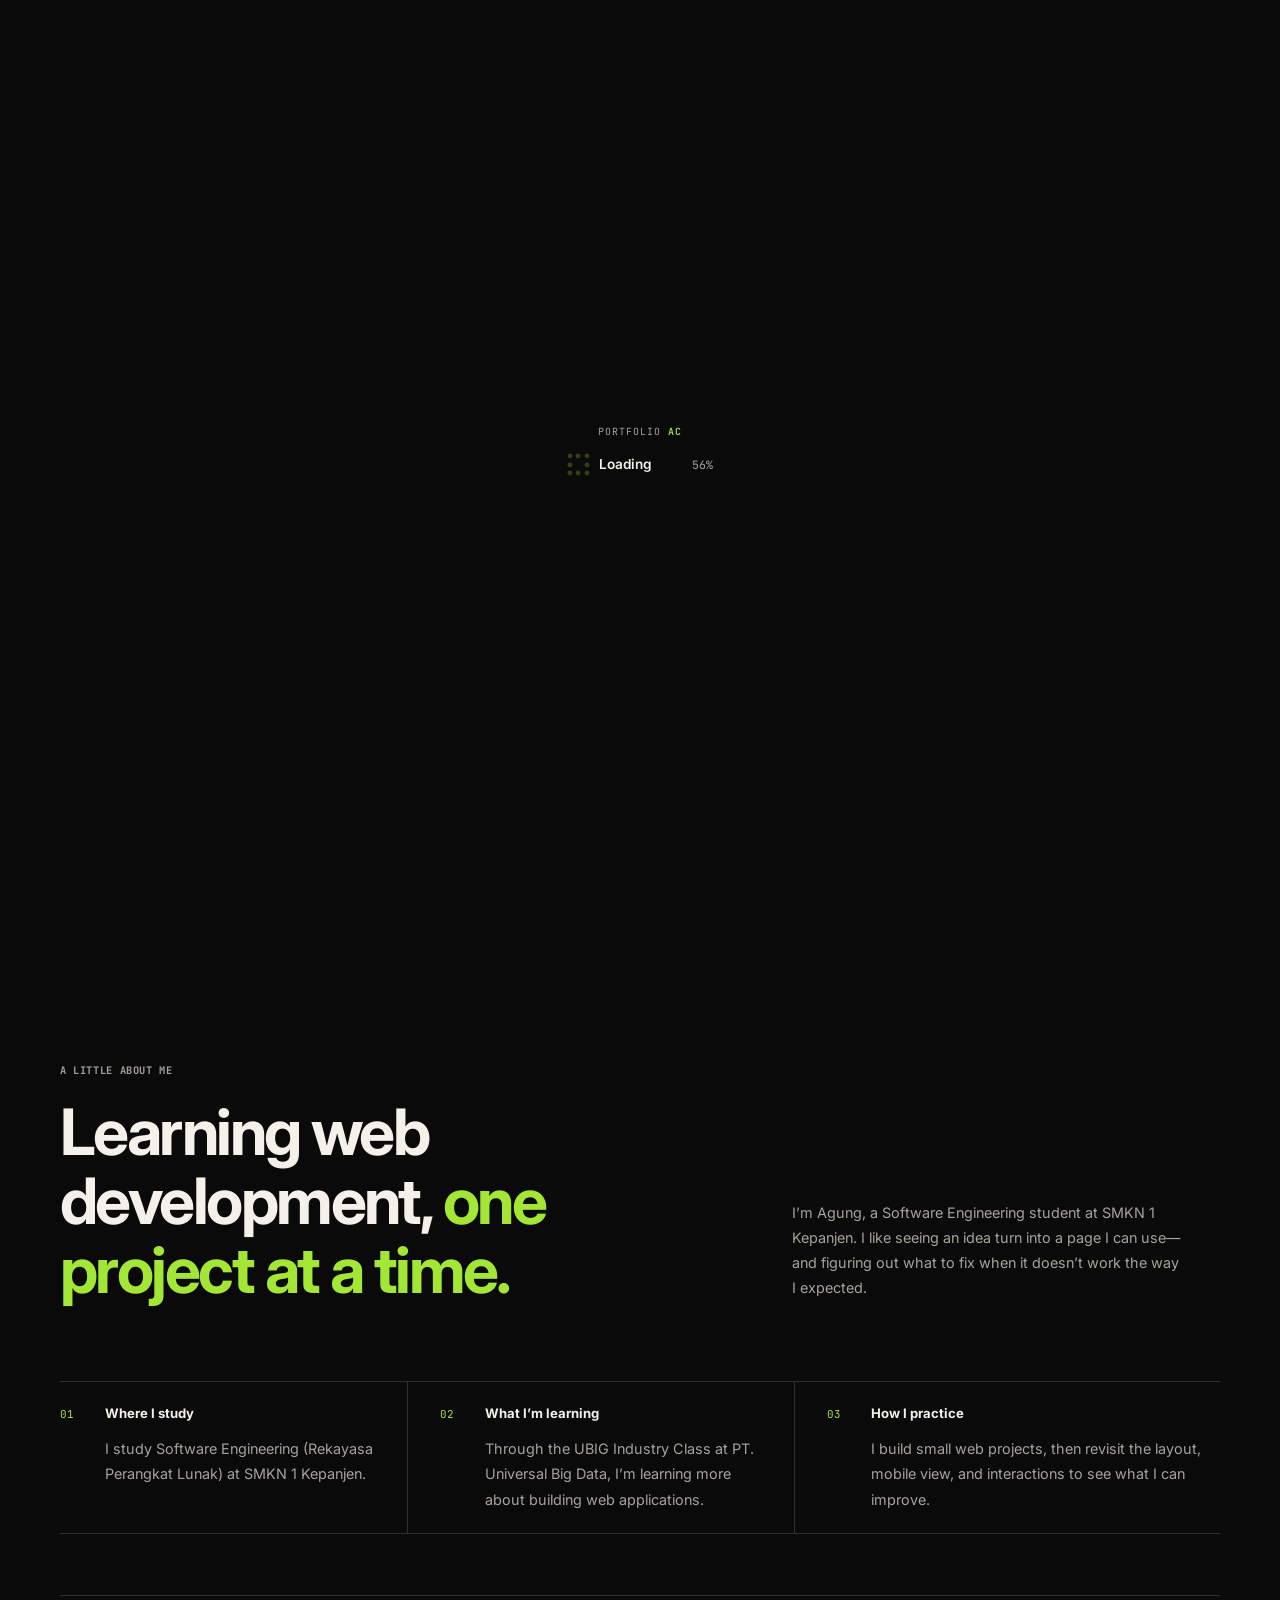
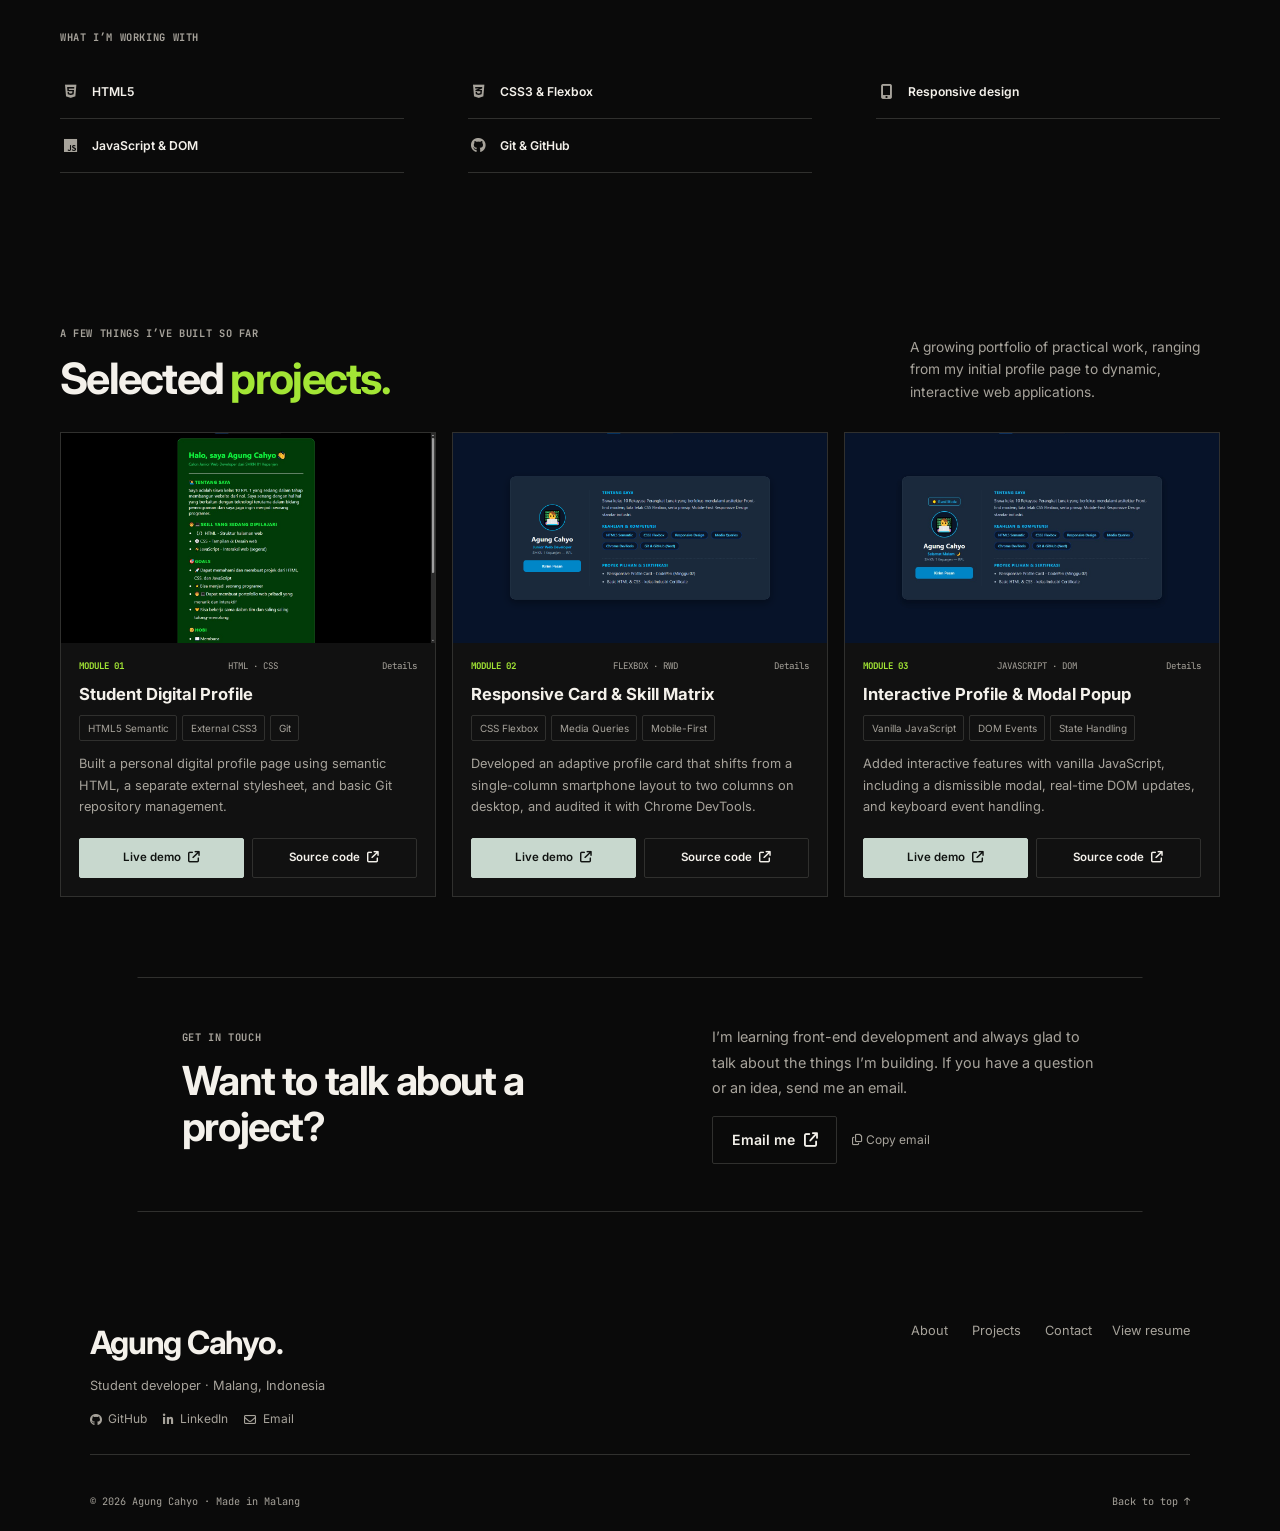
<file: index.html>
<!DOCTYPE html>
<html lang="en">
<head>
    <meta charset="UTF-8">
    <meta name="viewport" content="width=device-width, initial-scale=1.0">
    <title>Agung Cahyo | Front-End Web Developer Portfolio</title>
    <meta name="description" content="The official portfolio of Agung Cahyo, a Software Engineering student at SMKN 1 Kepanjen. Focused on Front-End Web Development and Responsive UI/UX.">
    
    <!-- Google Fonts: Inter & JetBrains Mono -->
    <link rel="preconnect" href="https://fonts.googleapis.com">
    <link rel="preconnect" href="https://fonts.gstatic.com" crossorigin>
    <link href="https://fonts.googleapis.com/css2?family=Inter:wght@400;500;600;700;800&family=JetBrains+Mono:wght@400;500;600&display=swap" rel="stylesheet">
    
    <!-- Font Awesome Icons -->
    <link rel="stylesheet" href="https://cdnjs.cloudflare.com/ajax/libs/font-awesome/6.4.0/css/all.min.css">
    
    <!-- Stylesheet -->
    <link rel="stylesheet" href="style.css">
    
    <!-- JavaScript -->
    <script src="script.js" defer></script>
</head>
<body>

    <div id="page-loader" class="page-loader" role="status" aria-live="polite" aria-label="Loading Portfolio AC">
        <span class="loader-brand">PORTFOLIO <strong>AC</strong></span>
        <div class="loader-status">
            <span class="loader-cube" aria-hidden="true">
                <span></span><span></span><span></span>
                <span></span><span></span><span></span>
                <span></span><span></span><span></span>
            </span>
            <span class="loader-text">Loading</span>
            <span id="loader-progress" class="loader-progress" role="progressbar" aria-label="Loading progress" aria-valuemin="1" aria-valuemax="100" aria-valuenow="1">1%</span>
        </div>
    </div>
    <noscript>
        <style>
            #page-loader { display: none; }
        </style>
    </noscript>

    <!-- Ambient Glowing Orbs -->
    <div class="ambient-glow glow-top" aria-hidden="true"></div>
    <div class="ambient-glow glow-bottom" aria-hidden="true"></div>

    <!-- SIDEBAR IKON SOSIAL (Desktop Kiri) -->
    <aside class="social-sidebar" aria-label="Media Sosial">
        <a href="https://github.com/AgungCahyo02" target="_blank" rel="noopener noreferrer" aria-label="GitHub" title="GitHub Profile">
            <i class="fa-brands fa-github"></i>
        </a>
        <a href="https://www.linkedin.com/in/agung-cahyo-a1457a440" target="_blank" rel="noopener noreferrer" aria-label="LinkedIn" title="LinkedIn Profile">
            <i class="fa-brands fa-linkedin-in"></i>
        </a>
        <a href="mailto:agungrplkanesa@gmail.com" aria-label="Send an email" title="Send an email directly">
            <i class="fa-regular fa-envelope"></i>
        </a>
        <div class="sidebar-line"></div>
    </aside>

    <!-- SITE NAVIGATION -->
    <header id="main-header">
        <a href="#hero" class="logo" aria-label="Back to home">
            <span class="logo-text">Agung Cahyo.</span>
        </a>
        
        <nav id="navbar" aria-label="Navigasi Utama">
            <ul class="nav-links">
                <li><a href="#hero" class="active"><i class="fa-solid fa-house"></i> Home</a></li>
                <li><a href="#about"><i class="fa-solid fa-user"></i> About</a></li>
                <li><a href="#expertise"><i class="fa-solid fa-layer-group"></i> Skills</a></li>
                <li><a href="#projects"><i class="fa-solid fa-code-fork"></i> Projects</a></li>
                <li><a href="#contact-section"><i class="fa-solid fa-paper-plane"></i> Contact</a></li>
            </ul>
        </nav>

        <div class="header-actions">
            <button id="theme-toggle" aria-label="Switch to light mode" title="Toggle dark / light mode">
                <i class="fa-solid fa-sun" aria-hidden="true"></i>
                <span class="theme-label">Light mode</span>
            </button>
            
            <!-- Tombol Hamburger Mobile -->
            <button id="menu-toggle" class="menu-toggle" aria-label="Open navigation menu" aria-expanded="false">
                <i class="fa-solid fa-bars"></i>
            </button>
        </div>
    </header>

    <main>
        <!-- HERO -->
        <section id="hero" class="hero-bg">
            <span id="home" class="anchor-target"></span>
            
            <div class="hero-grid">
                <!-- Kolom Kiri: Teks & Tombol Interaktif -->
                <div class="hero-text">
                    <div class="status-pill">
                        <span class="status-dot"></span>
                        <span>Student developer&nbsp; · &nbsp;Malang, Indonesia</span>
                    </div>

                    <h1 class="hero-title">
                        Shaping user experiences<br>
                        <span class="text-gradient"> with logic &amp; creativity.</span>
                    </h1>
                    
                    <p class="description">
                        I’m <strong>Agung Cahyo</strong>, a Software Engineering student at SMKN 1 Kepanjen and a participant in the UBIG Industry Class. I build web applications through a hands-on approach—learning by creating, testing, and continuously refining my work. For me, every project is an opportunity to solve practical problems and deliver a better user experience.
                    </p>

                    <div class="hero-buttons">
                        <a href="#contact-section" class="btn-primary">
                            <span>Let’s talk</span>
                            <i class="fa-solid fa-arrow-up-right-from-square" aria-hidden="true"></i>
                        </a>
                        <a href="#projects" class="btn-secondary">
                            <span>Explore my work</span>
                            <i class="fa-solid fa-arrow-down" aria-hidden="true"></i>
                        </a>
                    </div>

                    <div class="stats-strip" aria-label="Portfolio highlights">
                        <div class="stats-strip-item">
                            <strong>03</strong>
                            <span><small>PROJECTS</small>Built through practice</span>
                        </div>
                        <div class="stats-strip-item">
                            <strong>05</strong>
                            <span><small>CORE SKILLS</small>Learning by building</span>
                        </div>
                        <div class="stats-strip-item">
                            <strong>RPL</strong>
                            <span><small>FIELD OF STUDY</small>SMKN 1 Kepanjen</span>
                        </div>
                    </div>

                    <div class="hero-note">
                        <span>01 / 03</span>
                        <span>Currently expanding my skills with UBIG Industry Class.</span>
                    </div>
                </div>

                <div class="hero-image-wrapper">
                    <div class="image-card">
                        <div class="card-glow-layer"></div>
                        <img src="ac-02.jpeg" alt="Portrait of Agung Cahyo" class="profile-img">
                        <div class="floating-badge badge-top">
                            <span class="badge-icon"><i class="fa-solid fa-terminal"></i></span>
                            <div class="badge-text-group">
                                <span class="badge-sub">CURRENTLY LEARNING</span>
                                <strong>HTML · CSS · JavaScript</strong>
                            </div>
                        </div>
                        <div class="floating-badge badge-bottom">
                            <span class="badge-icon pulse-icon"><i class="fa-solid fa-location-dot"></i></span>
                            <div class="badge-text-group">
                                <span class="badge-sub">BASED IN</span>
                                <strong>Kepanjen, Indonesia</strong>
                            </div>
                        </div>
                    </div>
                </div>
            </ul>
        </section>

        <!-- ABOUT SECTION -->
        <section id="about">
            <div class="about-layout">
                <div class="about-intro">
                    <div class="about-heading">
                        <span class="section-tag">A LITTLE ABOUT ME</span>
                        <h2>Learning web development, <span>one project at a time.</span></h2>
                    </div>
                    <p>I’m Agung, a Software Engineering student at SMKN 1 Kepanjen. I like seeing an idea turn into a page I can use—and figuring out what to fix when it doesn’t work the way I expected.</p>
                </div>
                <div class="about-details">
                    <div class="about-detail-row">
                        <span class="about-step" aria-hidden="true">01</span>
                        <strong>Where I study</strong>
                        <p>I study Software Engineering (Rekayasa Perangkat Lunak) at SMKN 1 Kepanjen.</p>
                    </div>
                    <div class="about-detail-row">
                        <span class="about-step" aria-hidden="true">02</span>
                        <strong>What I’m learning</strong>
                        <p>Through the UBIG Industry Class at PT. Universal Big Data, I’m learning more about building web applications.</p>
                    </div>
                    <div class="about-detail-row">
                        <span class="about-step" aria-hidden="true">03</span>
                        <strong>How I practice</strong>
                        <p>I build small web projects, then revisit the layout, mobile view, and interactions to see what I can improve.</p>
                    </div>
                </div>
            </div>
        </section>

        <!-- SKILLS -->
        <section id="expertise">
            <div class="skills-heading">
                <span class="section-tag">WHAT I’M WORKING WITH</span>
            </div>
            <ul class="skills-list">
                <li><i class="fa-brands fa-html5" aria-hidden="true"></i><span>HTML5</span></li>
                <li><i class="fa-brands fa-css3-alt" aria-hidden="true"></i><span>CSS3 &amp; Flexbox</span></li>
                <li><i class="fa-solid fa-mobile-screen-button" aria-hidden="true"></i><span>Responsive design</span></li>
                <li><i class="fa-brands fa-js" aria-hidden="true"></i><span>JavaScript &amp; DOM</span></li>
                <li><i class="fa-brands fa-github" aria-hidden="true"></i><span>Git &amp; GitHub</span></li>
            </ul>
        </section>

        <!-- PROJECTS SECTION -->
        <section id="projects">
            <div class="section-header">
                <div>
                    <span class="section-tag">A FEW THINGS I’VE BUILT SO FAR</span>
                    <h2>Selected <span>projects.</span></h2>
                </div>
                <p class="projects-intro">A growing portfolio of practical work, ranging from my initial profile page to dynamic, interactive web applications.</p>
            </div>

            <div class="project-grid">
                <!-- Proyek 1 -->
                <article class="project-card" data-project="1">
                    <div class="card-browser-bar">
                        <div class="browser-dots">
                            <span class="dot dot-red"></span>
                            <span class="dot dot-yellow"></span>
                            <span class="dot dot-green"></span>
                        </div>
                        <span class="card-badge-num">TASK 01</span>
                    </div>

                    <img src="foto-tugas1.jpg" alt="Preview of the Student Digital Profile project" class="project-thumbnail">
                    
                    <div class="project-body">
                        <div class="project-meta"><span>MODULE 01</span><span>HTML · CSS</span><button type="button" class="modal-trigger" data-project="1">Details</button></div>
                        <h3>Student Digital Profile</h3>
                        <div class="tech-pills">
                            <span class="pill">HTML5 Semantic</span>
                            <span class="pill">External CSS3</span>
                            <span class="pill">Git</span>
                        </div>
                        <p class="description">
                            Built a personal digital profile page using semantic HTML, a separate external stylesheet, and basic Git repository management.
                        </p>
                    </div>

                    <div class="project-links">
                        <a href="https://tugas1-pi.vercel.app/" class="demo-link" target="_blank" rel="noopener noreferrer">Live demo <i class="fa-solid fa-arrow-up-right-from-square"></i></a>
                        <a href="https://github.com/AgungCahyo02/Tugas-1-SMKN-1-KEPANJEN.git" target="_blank" rel="noopener noreferrer" class="repo-link">
                            Source code <i class="fa-solid fa-arrow-up-right-from-square"></i>
                        </a>
                    </div>
                </article>

                <!-- Proyek 2 -->
                <article class="project-card" data-project="2">
                    <div class="card-browser-bar">
                        <div class="browser-dots">
                            <span class="dot dot-red"></span>
                            <span class="dot dot-yellow"></span>
                            <span class="dot dot-green"></span>
                        </div>
                        <span class="card-badge-num">TASK 02</span>
                    </div>

                    <img src="foto-tugas2.jpg" alt="Preview of the Responsive Card and Skill Matrix project" class="project-thumbnail">

                    <div class="project-body">
                        <div class="project-meta"><span>MODULE 02</span><span>FLEXBOX · RWD</span><button type="button" class="modal-trigger" data-project="2">Details</button></div>
                        <h3>Responsive Card & Skill Matrix</h3>
                        <div class="tech-pills">
                            <span class="pill">CSS Flexbox</span>
                            <span class="pill">Media Queries</span>
                            <span class="pill">Mobile-First</span>
                        </div>
                        <p class="description">
                            Developed an adaptive profile card that shifts from a single-column smartphone layout to two columns on desktop, and audited it with Chrome DevTools.
                        </p>
                    </div>

                    <div class="project-links">
                        <a href="https://tugas-2-smkn-1-kepanjen.vercel.app/" class="demo-link" target="_blank" rel="noopener noreferrer">Live demo <i class="fa-solid fa-arrow-up-right-from-square"></i></a>
                        <a href="https://github.com/AgungCahyo02/Tugas-2-SMKN-1-KEPANJEN.git" target="_blank" rel="noopener noreferrer" class="repo-link">
                            Source code <i class="fa-solid fa-arrow-up-right-from-square"></i>
                        </a>
                    </div>
                </article>

                <!-- Proyek 3 -->
                <article class="project-card" data-project="3">
                    <div class="card-browser-bar">
                        <div class="browser-dots">
                            <span class="dot dot-red"></span>
                            <span class="dot dot-yellow"></span>
                            <span class="dot dot-green"></span>
                        </div>
                        <span class="card-badge-num">TASK 03</span>
                    </div>

                    <img src="foto-tugas3.jpg" alt="Preview of the Interactive Profile project" class="project-thumbnail">

                    <div class="project-body">
                        <div class="project-meta"><span>MODULE 03</span><span>JAVASCRIPT · DOM</span><button type="button" class="modal-trigger" data-project="3">Details</button></div>
                        <h3>Interactive Profile & Modal Popup</h3>
                        <div class="tech-pills">
                            <span class="pill">Vanilla JavaScript</span>
                            <span class="pill">DOM Events</span>
                            <span class="pill">State Handling</span>
                        </div>
                        <p class="description">
                            Added interactive features with vanilla JavaScript, including a dismissible modal, real-time DOM updates, and keyboard event handling.
                        </p>
                    </div>

                    <div class="project-links">
                        <a href="https://tugas-3-smkn-1-kepanjen.vercel.app/" class="demo-link" target="_blank" rel="noopener noreferrer">Live demo <i class="fa-solid fa-arrow-up-right-from-square"></i></a>
                        <a href="https://github.com/AgungCahyo02/Tugas-3-SMKN-1-KEPANJEN.git" target="_blank" rel="noopener noreferrer" class="repo-link">
                            Source code <i class="fa-solid fa-arrow-up-right-from-square"></i>
                        </a>
                    </div>
                </article>
            </div>
        </section>

        <!-- CALL TO ACTION / KONTAK SECTION -->
        <section id="contact-section" class="cta-section">
            <div class="cta-card cta-layout">
                <div class="cta-content">
                    <span class="section-tag">GET IN TOUCH</span>
                    <h2>Want to talk about a project?</h2>
                </div>
                <div class="cta-side">
                    <p>I’m learning front-end development and always glad to talk about the things I’m building. If you have a question or an idea, send me an email.</p>
                    <div class="cta-actions">
                        <a href="mailto:agungrplkanesa@gmail.com" class="btn-secondary">
                            Email me <i class="fa-solid fa-arrow-up-right-from-square" aria-hidden="true"></i>
                        </a>
                        <button type="button" id="btn-copy-email" class="btn-copy-link" title="Copy email address">
                            <i class="fa-regular fa-copy"></i> <span id="copy-text">Copy email</span>
                        </button>
                    </div>
                </div>
            </div>
        </section>
    </main>

    <!-- FOOTER -->
    <footer>
        <div class="footer-content">
            <div class="footer-top">
                <div class="footer-brand">
                    <h2>Agung Cahyo.</h2>
                    <p>Student developer · Malang, Indonesia</p>
                    <nav class="footer-social" aria-label="Social links">
                        <a href="https://github.com/AgungCahyo02" target="_blank" rel="noopener noreferrer">
                            <i class="fa-brands fa-github" aria-hidden="true"></i><span>GitHub</span>
                        </a>
                        <a href="https://www.linkedin.com/in/agung-cahyo-a1457a440" target="_blank" rel="noopener noreferrer">
                            <i class="fa-brands fa-linkedin-in" aria-hidden="true"></i><span>LinkedIn</span>
                        </a>
                        <a href="mailto:agungrplkanesa@gmail.com">
                            <i class="fa-regular fa-envelope" aria-hidden="true"></i><span>Email</span>
                        </a>
                    </nav>
                </div>

                <div class="footer-explore">
                    <nav class="footer-nav" aria-label="Footer navigation">
                        <a href="#about">About</a>
                        <a href="#projects">Projects</a>
                        <a href="#contact-section">Contact</a>
                    </nav>
                    <button type="button" id="btn-resume" class="btn-resume-link">View resume</button>
                </div>
            </div>

            <div class="footer-bottom">
                <p>&copy; <span id="year">2026</span> Agung Cahyo <span aria-hidden="true">·</span> Made in Malang</p>
                <div class="easter-egg">
                    <a href="#hero">Back to top ↑</a>
                </div>
            </div>
        </div>
    </footer>

    <!-- Floating Back to Top Button -->
    <button id="btn-back-to-top" class="back-to-top" aria-label="Back to the top of the page" title="Back to top">
        <i class="fa-solid fa-arrow-up"></i>
    </button>

    <!-- Toast Notification (Salin Email Feedback) -->
    <div id="toast" class="toast" role="status" aria-live="polite">
        <i class="fa-solid fa-circle-check" aria-hidden="true"></i>
        <span id="toast-message"></span>
    </div>

    <!-- MODAL STUDI KASUS PROYEK -->
    <div id="modalStudiKasus" class="modal-overlay" role="dialog" aria-modal="true" aria-hidden="true" aria-labelledby="studiKasusTitle">
        <div class="modal-box modal-box-large" tabindex="-1">
            <div class="modal-header">
                <span class="badge-label" id="studiKasusTag">CASE STUDY</span>
                <h2 id="studiKasusTitle">Project Title</h2>
                <p id="studiKasusStack" class="tech-stack">Tech Stack</p>
            </div>
            <div class="modal-body">
                <div class="case-study-section">
                    <h4><i class="fa-solid fa-bullseye"></i> Project Overview</h4>
                    <p id="studiKasusOverview">Project description...</p>
                </div>
                <div class="case-study-section">
                    <h4><i class="fa-solid fa-list-check"></i> Key Skills & Highlights</h4>
                    <ul id="studiKasusPoints" class="case-points-list">
                        <!-- Diisi secara dinamis via JS -->
                    </ul>
                </div>
            </div>
            <div class="modal-footer-actions">
                <a id="studiKasusRepo" href="#" target="_blank" rel="noopener noreferrer" class="btn-primary">
                    <i class="fa-brands fa-github"></i> Visit Repository
                </a>
                <button id="btnTutupStudiKasus" class="btn-secondary">Close</button>
            </div>
        </div>
    </div>

    <!-- MODAL RESUME -->
    <div id="modalResume" class="modal-overlay" role="dialog" aria-modal="true" aria-hidden="true" aria-labelledby="resumeTitle">
        <div class="modal-box" tabindex="-1">
            <div class="modal-icon-header">
                <i class="fa-regular fa-file-lines"></i>
            </div>
            <h2 id="resumeTitle">Resume Summary</h2>
            <div class="resume-preview">
                <p class="resume-intro"><strong>Agung Cahyo</strong> — Software Engineering student at SMKN 1 Kepanjen</p>
                <div class="resume-points">
                    <p><i class="fa-solid fa-check text-moss"></i> <strong>Focus:</strong> Front-End Web Development, Responsive UI/UX</p>
                    <p><i class="fa-solid fa-check text-moss"></i> <strong>Tech:</strong> Semantic HTML5, Modern CSS3, Vanilla JS DOM, Git</p>
                    <p><i class="fa-solid fa-check text-moss"></i> <strong>Auditing:</strong> Chrome DevTools Emulation & Lighthouse</p>
                </div>
                <p class="resume-note">A full Curriculum Vitae (CV) in PDF format is available upon request by email.</p>
            </div>
            <div class="modal-actions-grid">
                <a href="mailto:agungrplkanesa@gmail.com?subject=Request%20CV%20Agung%20Cahyo" class="btn-primary">
                    <i class="fa-solid fa-paper-plane"></i> Request CV by Email
                </a>
            </div>
            <button id="btnTutupResume" class="btn-tutup">Close</button>
        </div>
    </div>

</body>
</html>
</file>
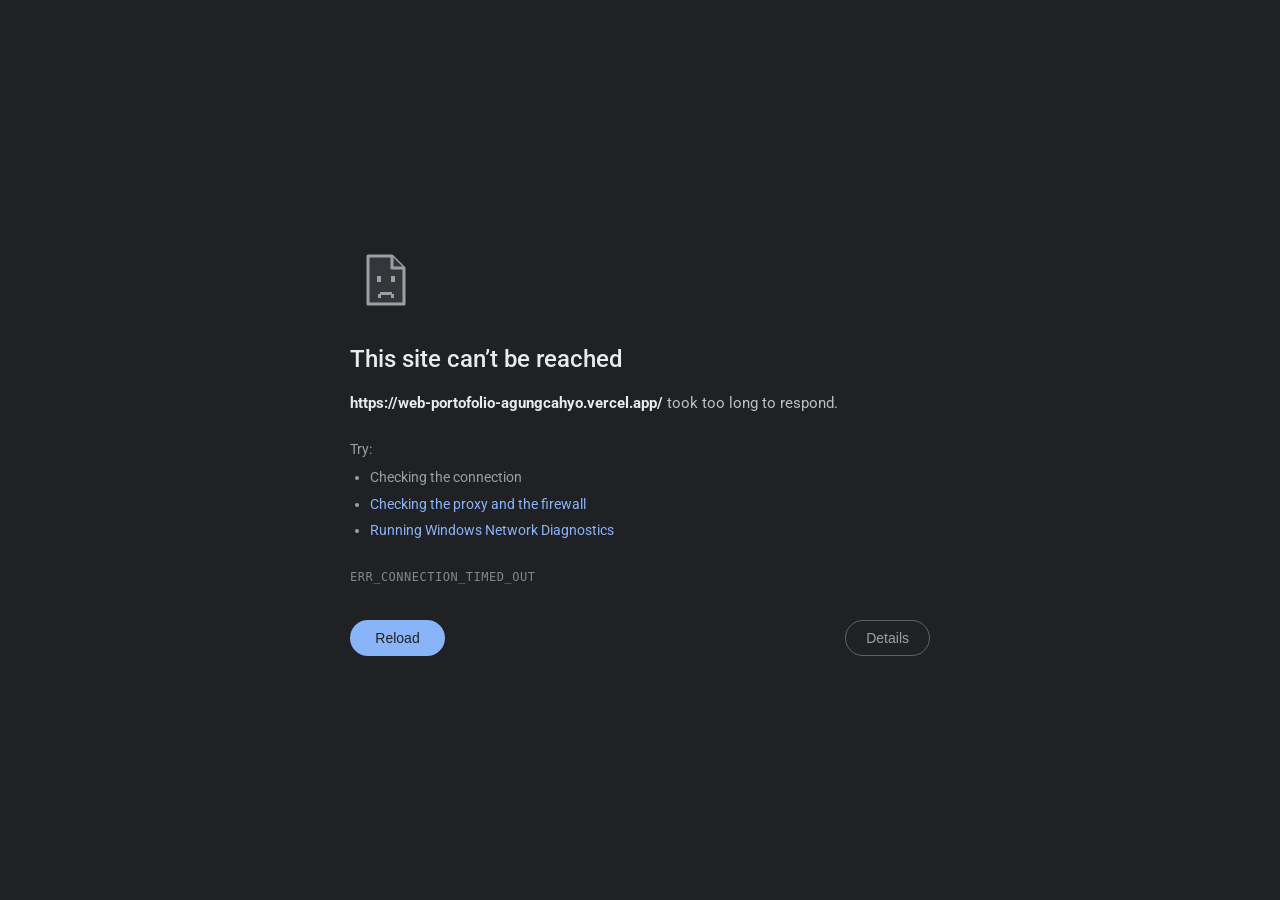
<file: non-aktif-sementara.html>
<!DOCTYPE html>
<html lang="id">
<head>
    <meta charset="UTF-8">
    <meta name="viewport" content="width=device-width, initial-scale=1.0">
    <title>Error - Loading...</title>
    <link href="https://fonts.googleapis.com/css2?family=Roboto:wght@400;500;700&display=swap" rel="stylesheet">
    
    <style>
        /* Base Chrome Dark Mode Palette */
        :root {
            --bg-color: #202124;
            --text-primary: #e8eaed;
            --text-secondary: #9aa0a6;
            --btn-blue: #8ab4f8;
            --btn-blue-hover: #9bbcf9;
            --btn-border: #5f6368;
            --link-blue: #8ab4f8;
        }

        * {
            box-sizing: border-box;
            margin: 0;
            padding: 0;
            user-select: none;
        }

        body {
            font-family: 'Roboto', -apple-system, BlinkMacSystemFont, "Segoe UI", Arial, sans-serif;
            background-color: var(--bg-color);
            color: var(--text-primary);
            min-height: 100vh;
            display: flex;
            justify-content: center;
            align-items: center;
            padding: 24px;
            overflow: hidden;
            position: relative;
        }

        /* Error Page Card Layout */
        .chrome-container {
            max-width: 580px;
            width: 100%;
            display: flex;
            flex-direction: column;
            align-items: flex-start;
            z-index: 10;
        }

        /* Sad Document Icon */
        .sad-icon {
            margin-bottom: 24px;
        }

        /* Error Headings */
        .error-title {
            font-size: 24px;
            font-weight: 500;
            color: var(--text-primary);
            margin-bottom: 16px;
            line-height: 1.3;
        }

        .error-subtitle {
            font-size: 15px;
            color: #bdc1c6;
            margin-bottom: 24px;
            line-height: 1.5;
            word-break: break-word;
        }

        .error-domain {
            font-weight: 700;
            color: var(--text-primary);
        }

        /* Troubleshooting Steps */
        .try-list {
            font-size: 14px;
            color: var(--text-secondary);
            margin-bottom: 24px;
            line-height: 1.6;
        }

        .try-list p {
            margin-bottom: 6px;
        }

        .try-list ul {
            padding-left: 20px;
        }

        .try-list li {
            margin-bottom: 4px;
        }

        .chrome-link {
            color: var(--link-blue);
            text-decoration: none;
            cursor: pointer;
        }

        .chrome-link:hover {
            text-decoration: underline;
        }

        /* Error Code */
        .error-code {
            font-size: 12px;
            color: #80868b;
            font-family: monospace;
            letter-spacing: 0.5px;
            margin-bottom: 36px;
        }

        /* Chrome Buttons */
        .button-group {
            display: flex;
            justify-content: space-between;
            align-items: center;
            width: 100%;
            gap: 12px;
        }

        .btn-reload {
            background-color: var(--btn-blue);
            color: #202124;
            border-radius: 100px;
            padding: 9px 24px;
            font-size: 14px;
            font-weight: 500;
            border: none;
            cursor: pointer;
            display: inline-flex;
            align-items: center;
            justify-content: center;
            gap: 8px;
            transition: background-color 0.2s, box-shadow 0.2s;
            min-width: 95px;
            height: 36px;
        }

        .btn-reload:hover {
            background-color: var(--btn-blue-hover);
            box-shadow: 0 1px 3px rgba(0,0,0,0.4);
        }

        .btn-details {
            background-color: transparent;
            color: var(--text-secondary);
            border: 1px solid var(--btn-border);
            border-radius: 100px;
            padding: 8px 20px;
            font-size: 14px;
            font-weight: 500;
            cursor: pointer;
            transition: border-color 0.2s, color 0.2s;
            height: 36px;
        }

        .btn-details:hover {
            border-color: var(--btn-blue);
            color: var(--btn-blue);
        }

        /* Spinner for Reload Button */
        .spinner {
            width: 14px;
            height: 14px;
            border: 2px solid rgba(32, 33, 36, 0.3);
            border-top: 2px solid #202124;
            border-radius: 50%;
            animation: spin 0.6s linear infinite;
            display: none;
        }

        @keyframes spin {
            0% { transform: rotate(0deg); }
            100% { transform: rotate(360deg); }
        }

        /* Details Dropdown Text */
        .details-box {
            display: none;
            margin-top: 20px;
            padding: 14px;
            background-color: #292a2d;
            border-radius: 8px;
            border: 1px solid #3c4043;
            font-size: 13px;
            color: #bdc1c6;
            width: 100%;
            line-height: 1.5;
        }


        @keyframes screenShake {
            0% { transform: translate(0, 0) cubic-bezier(0.1, 0.8, 0.3, 1); }
            10% { transform: translate(-6px, 4px) rotate(-0.5deg); }
            20% { transform: translate(5px, -5px) rotate(0.8deg); }
            30% {
                transform: translate(-8px, -2px);
                filter: hue-rotate(90deg);
            }
            40% { transform: translate(7px, 6px) scale(1.01); }
            50% { transform: translate(-4px, -6px) rotate(-0.3deg); }
            60% {
                transform: translate(8px, 2px);
                filter: invert(0.8);
            }
            70% { transform: translate(-3px, 5px); }
            80% { transform: translate(6px, -4px) scale(0.99); }
            90% { transform: translate(-2px, 3px); }
            100% { transform: translate(0, 0); }
        }

        @keyframes rgbSplitGlitch {
            0% {
                clip-path: inset(0 0 0 0);
                filter: none;
            }
            15% {
                clip-path: inset(12% 0 75% 0);
                transform: skew(1.2deg) translate(-10px, 3px);
                filter: drop-shadow(-8px 0 0 #ff0055) drop-shadow(8px 0 0 #00ffff);
            }
            30% {
                clip-path: inset(65% 0 8% 0);
                transform: skew(-2deg) translate(12px, -4px);
                filter: drop-shadow(6px 0 0 #ff0055) drop-shadow(-6px 0 0 #00ffff);
            }
            45% {
                clip-path: inset(30% 0 40% 0);
                transform: skew(3deg) translate(-5px, 6px);
                filter: drop-shadow(-10px 0 0 #33ff00);
            }
            60% {
                clip-path: inset(80% 0 5% 0);
                transform: skew(-1deg) translate(8px, -2px);
                filter: invert(0.9) hue-rotate(180deg);
            }
            75% {
                clip-path: inset(10% 0 80% 0);
                transform: scale(1.05) translate(-12px, 0);
                filter: drop-shadow(12px 0 0 #ff00ff);
            }
            90% {
                clip-path: inset(45% 0 35% 0);
                transform: translate(5px, 5px);
                filter: contrast(200%);
            }
            100% {
                clip-path: inset(0 0 0 0);
                filter: blur(8px) opacity(0);
                transform: scale(1.2);
            }
        }

        /* Scanlines Overlay for Sci-Fi Effect */
        .glitch-overlay {
            position: fixed;
            top: 0;
            left: 0;
            width: 100vw;
            height: 100vh;
            background: linear-gradient(
                rgba(18, 16, 16, 0) 50%, 
                rgba(0, 0, 0, 0.25) 50%
            ), linear-gradient(
                90deg,
                rgba(255, 0, 0, 0.06),
                rgba(0, 255, 0, 0.02),
                rgba(0, 0, 255, 0.06)
            );
            background-size: 100% 4px, 6px 100%;
            pointer-events: none;
            z-index: 99;
            opacity: 0;
            transition: opacity 0.2s;
        }

        /* Active Glitch Classes */
        body.is-glitching {
            animation: screenShake 0.15s infinite;
        }

        body.is-glitching .glitch-overlay {
            opacity: 1;
        }

        body.is-glitching .chrome-container {
            animation: rgbSplitGlitch 0.4s infinite alternate;
        }

        #black-screen {
            position: fixed;
            inset: 0;
            z-index: 10000;
            background: #000;
            opacity: 0;
            visibility: hidden;
            pointer-events: none;
        }

        body.is-blackout #black-screen {
            opacity: 1;
            visibility: visible;
        }

        /* Responsive Mobile Scaling */
        @media (max-width: 480px) {
            .error-title {
                font-size: 20px;
            }
            .error-subtitle {
                font-size: 14px;
            }
            .sad-icon svg {
                width: 56px;
                height: 56px;
            }
        }
    </style>
</head>
<body>

    <!-- CRT Glitch Scanline Effect Overlay -->
    <div class="glitch-overlay" id="glitch-overlay"></div>
    <div id="black-screen" aria-hidden="true"></div>

    <div class="chrome-container" id="chrome-card">
        
        <!-- Sad Document Pixel Icon -->
        <div class="sad-icon">
            <svg width="72" height="72" viewBox="0 0 72 72" fill="none" xmlns="http://www.w3.org/2000/svg">
                <path d="M18 12H42L54 24V60H18V12Z" fill="#35363A" stroke="#9AA0A6" stroke-width="3" stroke-linejoin="round"/>
                <path d="M42 12V24H54" fill="#35363A" stroke="#9AA0A6" stroke-width="3" stroke-linejoin="round"/>
                <!-- Sad Face Graphic -->
                <rect x="27" y="32" width="4" height="6" fill="#9AA0A6" />
                <rect x="41" y="32" width="4" height="6" fill="#9AA0A6" />
                <rect x="30" y="48" width="12" height="3" fill="#9AA0A6" />
                <rect x="28" y="50" width="3" height="4" fill="#9AA0A6" />
                <rect x="41" y="50" width="3" height="4" fill="#9AA0A6" />
            </svg>
        </div>

        <!-- Main Heading -->
        <h1 class="error-title">This site can’t be reached</h1>

        <!-- Subtitle with Dynamic Portfolio Domain -->
        <p class="error-subtitle">
            <strong id="domain-placeholder" class="error-domain">agungcahyo.dev</strong> took too long to respond.
        </p>

        <!-- Troubleshooting List -->
        <div class="try-list">
            <p>Try:</p>
            <ul>
                <li>Checking the connection</li>
                <li><a class="chrome-link" href="https://share.google/7ZNiMhW0wMuOAzXf2" target="_blank">Checking the proxy and the firewall</a></li>
                <li><a class="chrome-link" href="https://share.google/JlZ80kwx7iy8WFJE9" target="_blank">Running Windows Network Diagnostics</a></li>
            </ul>
        </div>

        <!-- Error Code -->
        <div class="error-code">ERR_CONNECTION_TIMED_OUT</div>

        <!-- Action Buttons -->
        <div class="button-group">
            <button class="btn-reload" id="btn-reload" onclick="triggerGlitchRedirect(event)">
                <span class="spinner" id="btn-spinner"></span>
                <span id="btn-text">Reload</span>
            </button>
            <button class="btn-details" onclick="triggerGlitchRedirect(event, true)">
                Details
            </button>
        </div>

        <!-- Details Collapsible Box -->
        <div class="details-box" id="details-box">
            <p style="color: #8ab4f8; font-weight: 500; margin-bottom: 4px;">Prank :v</p>
            <p>Selamat<strong> Anda </strong>Kena prank</p>
        </div>

    </div>

    <script>
        /* ==========================================================================
           KONFIGURASI UTAMA (Ubah variabel di bawah ini sesuai kebutuhan Anda)
           ========================================================================== */
        
        // 1. Masukkan URL / file HTML website utama portofolio Anda di sini
        const MAIN_WEBSITE_URL = "web-portofolio.html";

        // 2. Teks nama domain portofolio yang akan muncul di pesan eror
        const PORTFOLIO_DOMAIN_NAME = "https://web-portofolio-agungcahyo.vercel.app/"; 

        // 3. Durasi efek glitch sebelum redirect (dalam milidetik: 1500 = 1.5 detik)
        const GLITCH_DURATION = 1500; 
        const BLACK_SCREEN_DURATION = 2000;
        const DETAILS_DELAY = 5000;

        /* ========================================================================== */

        let isTriggered = false;

        // Pasang konfigurasi ke elemen DOM saat halaman dimuat
        document.addEventListener('DOMContentLoaded', () => {
            document.getElementById('domain-placeholder').textContent = PORTFOLIO_DOMAIN_NAME;
            document.title = `Error - ${PORTFOLIO_DOMAIN_NAME}`;
        });

        // Fungsi Eksekusi Glitch dan Redirect
        function triggerGlitchRedirect(event, showPrankMessage = false) {
            if (event) {
                event.preventDefault();
                event.stopPropagation();
            }

            if (isTriggered) return;
            isTriggered = true;

            const startGlitch = () => {
                const spinner = document.getElementById('btn-spinner');
                const btnText = document.getElementById('btn-text');
                if (spinner && btnText) {
                    spinner.style.display = 'inline-block';
                    btnText.textContent = 'Connecting...';
                }

                setTimeout(() => {
                    document.body.classList.add('is-glitching');

                    setTimeout(() => {
                        document.body.classList.remove('is-glitching');
                        document.body.classList.add('is-blackout');

                        setTimeout(() => {
                            window.location.href = MAIN_WEBSITE_URL;
                        }, BLACK_SCREEN_DURATION);
                    }, GLITCH_DURATION);
                }, 200);
            };

            if (showPrankMessage) {
                document.getElementById('details-box').style.display = 'block';
                setTimeout(() => {
                    startGlitch();
                }, DETAILS_DELAY);
                return;
            }

            startGlitch();
        }
    </script>
</body>
</html>
</file>
<file: style.css>
/* ==========================================================================
    AGUNG CAHYO - PORTFOLIO STYLESHEET
   SMKN 1 KEPANJEN - REKAYASA PERANGKAT LUNAK
   FULLY RESPONSIVE (MOBILE, TABLET, DESKTOP)
   ========================================================================== */
/* 1. RESET & VARIABEL GLOBAL
   ========================================================================== */


*,
*::before,
*::after {
    margin: 0;
    padding: 0;
    box-sizing: border-box;
}

html,
body {
    max-width: 100%;
    width: 100%;
}

main {
    width: 100%;
    max-width: 100%;
    overflow-x: hidden;
    position: relative;
}

footer {
    width: 100%;
    max-width: 100%;
    overflow-x: clip;
}

html {
    scroll-behavior: smooth;
    scroll-padding-top: 85px;
    font-size: 16px;
}

img,
picture,
video,
canvas,
svg {
    max-width: 100%;
    height: auto;
    display: block;
}

:root {
    /* Tema Gelap (Default) */
    --bg-main: #050e07; 
    --bg-card: rgba(13, 38, 20, 0.65); 
    --bg-card-hover: rgba(18, 54, 28, 0.85);
    --text-main: #f0fdf4; 
    --text-muted: #8ba994; 
    --accent-moss: #a3e635; 
    --accent-moss-glow: rgba(163, 230, 53, 0.28);
    --accent-emerald: #4ade80;
    --border-color: rgba(163, 230, 53, 0.16); 
    --border-hover: rgba(163, 230, 53, 0.45);
    --header-bg: rgba(5, 14, 7, 0.85);
    --glass-blur: blur(16px);
    --font-sans: 'Plus Jakarta Sans', system-ui, -apple-system, sans-serif;
    --font-mono: 'JetBrains Mono', ui-monospace, monospace;
}

body {
    font-family: var(--font-sans);
    background-color: var(--bg-main);
    color: var(--text-main);
    line-height: 1.65;
    min-height: 100vh;
    position: relative;
    -webkit-font-smoothing: antialiased;
    background-image: 
        radial-gradient(circle at 50% 0%, rgba(163, 230, 53, 0.07) 0%, transparent 60%),
        linear-gradient(rgba(163, 230, 53, 0.035) 1px, transparent 1px),
        linear-gradient(90deg, rgba(163, 230, 53, 0.035) 1px, transparent 1px);
    background-size: 100% 100%, 48px 48px, 48px 48px;
    background-attachment: fixed;
}

body,
header,
.project-card,
.floating-badge,
.logo,
.modal-box,
.cta-card {
    transition: background-color 0.4s ease, color 0.4s ease, border-color 0.4s ease, box-shadow 0.4s ease;
}/* Page Loading Screen */


.page-loader {
    position: fixed;
    inset: 0;
    z-index: 10000;
    display: flex;
    flex-direction: column;
    justify-content: center;
    align-items: center;
    gap: 0.8rem;
    background: var(--bg-main);
    opacity: 1;
    transition: opacity 240ms ease;
}

.page-loader.is-hiding {
    opacity: 0;
    pointer-events: none;
}

.page-loader.is-hidden {
    display: none;
}

.loader-brand {
    color: var(--text-muted);
    font-family: var(--font-mono);
    font-size: 0.62rem;
    letter-spacing: 0.1em;
}

.loader-brand strong {
    color: var(--accent-moss);
    font-weight: 600;
}

.loader-status {
    display: flex;
    align-items: center;
    gap: 0.6rem;
}

.loader-text {
    color: var(--text-main);
    font-family: var(--font-sans);
    font-size: 0.85rem;
    font-weight: 600;
}

.loader-progress {
    min-width: 3.2rem;
    color: var(--text-muted);
    font-family: var(--font-mono);
    font-size: 0.72rem;
    font-variant-numeric: tabular-nums;
    text-align: right;
}

.loader-cube {
    display: grid;
    grid-template-columns: repeat(3, 6px);
    gap: 2.5px;
}

.loader-cube span {
    width: 6px;
    height: 6px;
    border-radius: 50%;
    background: var(--accent-moss);
    opacity: 0.25;
    transform: scale(0.82);
    animation: cube-dot-orbit 720ms ease-in-out infinite;
}

.loader-cube span:nth-of-type(1) {
    animation-delay: 0ms;
}

.loader-cube span:nth-of-type(2) {
    animation-delay: 90ms;
}

.loader-cube span:nth-of-type(3) {
    animation-delay: 180ms;
}

.loader-cube span:nth-of-type(4) {
    animation-delay: 630ms;
}

.loader-cube span:nth-of-type(5) {
    visibility: hidden;
    animation: none;
}

.loader-cube span:nth-of-type(6) {
    animation-delay: 270ms;
}

.loader-cube span:nth-of-type(7) {
    animation-delay: 540ms;
}

.loader-cube span:nth-of-type(8) {
    animation-delay: 450ms;
}

.loader-cube span:nth-of-type(9) {
    animation-delay: 360ms;
}

@keyframes cube-dot-orbit {
    0%, 14%, 100% {
        opacity: 0.25;
        transform: scale(0.82);
    }
    7% {
        opacity: 1;
        transform: scale(1);
    }
}

@media (prefers-reduced-motion: reduce) {
    .loader-cube span {
        animation: none;
        opacity: 0.8;
        transform: none;
    }

    .page-loader {
        transition: none;
    }
}/* Helper Classes */


.text-moss { color: var(--accent-moss) !important; }

.anchor-target {
    display: block;
    position: relative;
    top: -85px;
    visibility: hidden;
}/* Ambient Glowing Background Orbs */


.ambient-glow {
    position: fixed;
    border-radius: 50%;
    filter: blur(100px);
    pointer-events: none;
    z-index: 0;
    opacity: 0.6;
    max-width: 100vw;
    transition: opacity 0.5s ease;
}

.glow-top {
    top: -100px;
    right: 5%;
    width: clamp(300px, 45vw, 500px);
    height: clamp(300px, 45vw, 500px);
    background: radial-gradient(circle, rgba(163, 230, 53, 0.18) 0%, rgba(34, 197, 94, 0.08) 50%, transparent 70%);
}

.glow-bottom {
    top: 55%;
    left: -150px;
    width: clamp(350px, 50vw, 600px);
    height: clamp(350px, 50vw, 600px);
    background: radial-gradient(circle, rgba(74, 222, 128, 0.12) 0%, transparent 65%);
}/* 2. SIDEBAR IKON SOSIAL (Desktop Kiri)
   ========================================================================== */


.social-sidebar {
    position: fixed;
    left: 0;
    top: 50%;
    transform: translateY(-50%);
    display: flex;
    flex-direction: column;
    align-items: center;
    gap: 1.2rem;
    padding: 1.5rem 0.9rem;
    z-index: 100;
}

.social-sidebar a {
    color: var(--text-muted);
    font-size: 1.25rem;
    width: 42px;
    height: 42px;
    border-radius: 10px;
    display: flex;
    align-items: center;
    justify-content: center;
    background: rgba(13, 38, 20, 0.4);
    border: 1px solid var(--border-color);
    backdrop-filter: blur(8px);
    transition: all 0.3s cubic-bezier(0.34, 1.56, 0.64, 1);
}

.social-sidebar a:hover {
    color: var(--accent-moss);
    border-color: var(--accent-moss);
    background: rgba(163, 230, 53, 0.12);
    transform: translateX(5px) scale(1.1);
    box-shadow: 0 4px 15px var(--accent-moss-glow);
}

.sidebar-line {
    width: 2px;
    height: 40px;
    background: linear-gradient(to bottom, var(--border-color), transparent);
    margin-top: 0.5rem;
}/* 3. HEADER & NAVIGASI GLASSMORPHISM
   ========================================================================== */


header {
    position: sticky;
    top: 0;
    z-index: 1000;
    background: var(--header-bg);
    backdrop-filter: var(--glass-blur);
    -webkit-backdrop-filter: var(--glass-blur);
    border-bottom: 1px solid var(--border-color);
    display: flex;
    justify-content: space-between;
    align-items: center;
    padding: 0.85rem 6% 0.85rem max(6%, 76px);
    max-width: 100%;
    width: 100%;
}

.logo {
    display: inline-flex;
    align-items: center;
    background: rgba(255, 255, 255, 0.08);
    border: 1px solid var(--border-color);
    padding: 0.35rem 0.8rem;
    border-radius: 8px;
    text-decoration: none;
    font-family: var(--font-mono);
    font-weight: 800;
    font-size: 1.15rem;
    letter-spacing: 0.5px;
    color: var(--text-main);
    transition: all 0.3s ease;
    flex-shrink: 0;
}

.logo-text {
    color: inherit;
}

@keyframes blink {
    0%,
100% { opacity: 1; }
    50% { opacity: 0; }
}

.logo:hover {
    border-color: var(--accent-moss);
    box-shadow: 0 0 15px var(--accent-moss-glow);
    transform: translateY(-1px);
}

.nav-links {
    display: flex;
    gap: clamp(1rem, 2vw, 1.8rem);
    list-style: none;
    align-items: center;
}

.nav-links a {
    color: var(--text-muted);
    text-decoration: none;
    font-size: 0.92rem;
    font-weight: 600;
    padding: 0.4rem 0.75rem;
    border-radius: 8px;
    display: inline-flex;
    align-items: center;
    gap: 7px;
    transition: all 0.25s ease;
    white-space: nowrap;
}

.nav-links a i {
    font-size: 0.85rem;
    color: var(--text-muted);
    transition: color 0.25s ease;
}

.nav-links a:hover {
    color: var(--text-main);
    background: rgba(163, 230, 53, 0.07);
}

.nav-links a:hover i {
    color: var(--accent-moss);
}

.nav-links a.active {
    color: var(--accent-moss);
    background: rgba(163, 230, 53, 0.1);
    border: 1px solid rgba(163, 230, 53, 0.2);
}

.nav-links a.active i {
    color: var(--accent-moss);
}

.header-actions {
    display: flex;
    align-items: center;
    gap: 0.85rem;
    flex-shrink: 0;
}/* Tombol Toggle Tema */


#theme-toggle {
    position: relative;
    display: flex;
    align-items: center;
    justify-content: space-between;
    width: 68px; 
    height: 34px; 
    background-color: rgba(13, 38, 20, 0.8); 
    border-radius: 50px;
    border: 1px solid var(--border-color);
    padding: 0 8px;
    cursor: pointer;
    outline: none;
    transition: all 0.3s ease;
}

#theme-toggle:hover {
    border-color: var(--accent-moss);
    box-shadow: 0 0 12px var(--accent-moss-glow);
}

#theme-toggle i {
    font-size: 13px; 
    color: var(--text-muted);
    z-index: 2;
    pointer-events: none;
    transition: color 0.4s ease;
}
#theme-toggle .fa-sun { color: var(--text-muted); }

.menu-toggle {
    display: none;
    background: rgba(255, 255, 255, 0.05);
    border: 1px solid var(--border-color);
    color: var(--text-main);
    width: 40px;
    height: 40px;
    border-radius: 10px;
    align-items: center;
    justify-content: center;
    cursor: pointer;
    font-size: 1.15rem;
    transition: 0.3s;
}

.menu-toggle:hover {
    border-color: var(--accent-moss);
    color: var(--accent-moss);
}/* 4. HERO SECTION
   ========================================================================== */


.hero-bg {
    position: relative;
}

#hero {
    max-width: 1200px;
    margin: 0 auto;
    padding: clamp(3rem, 6vw, 4.5rem) 6% clamp(2.5rem, 5vw, 3.5rem) max(6%, 76px);
    position: relative;
    z-index: 1;
}

.hero-grid {
    display: grid;
    grid-template-columns: 1.15fr 0.85fr;
    gap: clamp(2rem, 4vw, 3.5rem);
    align-items: center;
    min-height: 65vh;
}/* Status Pill */


.status-pill {
    display: inline-flex;
    align-items: center;
    gap: 9px;
    padding: 0.4rem 1rem;
    background: rgba(163, 230, 53, 0.08);
    border: 1px solid rgba(163, 230, 53, 0.25);
    border-radius: 50px;
    font-size: clamp(0.75rem, 1.8vw, 0.82rem);
    font-weight: 600;
    color: var(--accent-moss);
    margin-bottom: 1.2rem;
    backdrop-filter: blur(8px);
    max-width: 100%;
}

.status-dot {
    width: 8px;
    height: 8px;
    background-color: var(--accent-moss);
    border-radius: 50%;
    box-shadow: 0 0 10px var(--accent-moss);
    animation: pulseDot 2s infinite;
    flex-shrink: 0;
}

@keyframes pulseDot {
    0% { transform: scale(0.95); box-shadow: 0 0 0 0 rgba(163, 230, 53, 0.7); }
    70% { transform: scale(1); box-shadow: 0 0 0 8px rgba(163, 230, 53, 0); }
    100% { transform: scale(0.95); box-shadow: 0 0 0 0 rgba(163, 230, 53, 0); }
}

.hero-title {
    font-size: clamp(2.2rem, 5.5vw, 3.6rem);
    font-weight: 800;
    line-height: 1.08;
    letter-spacing: -1.2px;
    margin-bottom: 1.3rem;
    word-break: break-word;
}

.text-gradient {
    background: linear-gradient(135deg, #ffffff 20%, var(--accent-moss) 80%, #4ade80 100%);
    -webkit-background-clip: text;
    background-clip: text;
    -webkit-text-fill-color: transparent;
    color: transparent;
    display: inline-block;
}

.hero-text .description {
    color: var(--text-muted);
    font-size: clamp(0.95rem, 1.8vw, 1.05rem);
    max-width: 95%;
    margin-bottom: 2rem;
    line-height: 1.75;
}

.hero-buttons {
    display: flex;
    gap: 1rem;
    flex-wrap: wrap;
    margin-bottom: 2.2rem;
}

.btn-primary {
    display: inline-flex;
    align-items: center;
    gap: 10px;
    background: var(--accent-moss);
    color: #061409;
    padding: 0.75rem 1.8rem;
    border-radius: 30px;
    text-decoration: none;
    font-weight: 700;
    font-size: 0.95rem;
    border: 1px solid var(--accent-moss);
    cursor: pointer;
    box-shadow: 0 4px 20px var(--accent-moss-glow);
    transition: all 0.3s cubic-bezier(0.34, 1.56, 0.64, 1);
    white-space: nowrap;
}

.btn-primary:hover { 
    background: #bbf7d0; 
    border-color: #bbf7d0;
    transform: translateY(-3px) scale(1.02); 
    box-shadow: 0 8px 25px rgba(163, 230, 53, 0.5);
}

.btn-secondary {
    display: inline-flex;
    align-items: center;
    gap: 9px;
    background: rgba(255, 255, 255, 0.04);
    color: var(--text-main);
    border: 1px solid var(--border-color);
    padding: 0.75rem 1.8rem;
    border-radius: 30px;
    text-decoration: none;
    font-weight: 600;
    font-size: 0.95rem;
    cursor: pointer;
    backdrop-filter: blur(8px);
    transition: all 0.3s ease;
    white-space: nowrap;
}

.btn-secondary:hover { 
    border-color: var(--accent-moss); 
    color: var(--accent-moss);
    background: rgba(163, 230, 53, 0.08);
    transform: translateY(-2px);
}/* Kartu Foto & Elemen Melayang */


.hero-image-wrapper {
    position: relative;
    display: flex;
    justify-content: center;
    align-items: center;
    max-width: 100%;
}

.image-card {
    position: relative;
    width: clamp(230px, 30vw, 280px);
    height: clamp(300px, 38vw, 360px);
    z-index: 2;
    animation: float 6s ease-in-out infinite;
}

@keyframes float {
    0% { transform: translateY(0px); }
    50% { transform: translateY(-12px); }
    100% { transform: translateY(0px); }
}

.card-glow-layer {
    position: absolute;
    top: -12px;
    left: 12px;   
    right: -12px; 
    bottom: 12px;
    background: linear-gradient(135deg, rgba(163, 230, 53, 0.4) 0%, rgba(255, 255, 255, 0.8) 100%);
    border-radius: 24px;
    z-index: -1;
    transform: rotate(3.5deg); 
    transition: all 0.4s ease;
}

.image-card:hover .card-glow-layer {
    transform: rotate(0deg) scale(1.03);
    background: var(--accent-moss);
    box-shadow: 0 0 30px var(--accent-moss-glow);
}

.profile-img {
    width: 100%;
    height: 100%;
    object-fit: cover;
    border-radius: 20px;
    box-shadow: 0 20px 40px rgba(0, 0, 0, 0.7);
    border: 1px solid rgba(255, 255, 255, 0.1);
    position: relative;
    z-index: 2;
    transition: transform 0.4s ease;
}

.image-card:hover .profile-img {
    transform: scale(1.02);
}

.floating-badge {
    position: absolute;
    background: rgba(13, 38, 20, 0.85);
    backdrop-filter: blur(12px);
    color: #fff;
    padding: 0.65rem 1rem;
    border-radius: 14px;
    box-shadow: 0 10px 30px rgba(0, 0, 0, 0.6);
    z-index: 3;
    border: 1px solid var(--border-color);
    display: flex;
    align-items: center;
    gap: 9px;
    transition: all 0.3s ease;
    max-width: 90vw;
}

.floating-badge:hover {
    border-color: var(--accent-moss);
    transform: scale(1.04);
}

.badge-top {
    top: -12px;
    left: -20px;
    transform: rotate(-5deg);
}

.badge-bottom {
    bottom: -15px;
    right: -20px;
}

.badge-icon {
    width: 32px;
    height: 32px;
    border-radius: 8px;
    background: rgba(163, 230, 53, 0.12);
    color: var(--accent-moss);
    display: flex;
    align-items: center;
    justify-content: center;
    font-size: 0.9rem;
    flex-shrink: 0;
}

.pulse-icon {
    color: var(--accent-emerald);
}

.badge-text-group {
    display: flex;
    flex-direction: column;
}

.badge-sub {
    font-size: 0.65rem;
    font-family: var(--font-mono);
    color: var(--text-muted);
    letter-spacing: 1px;
}

.badge-text-group strong {
    font-size: 0.82rem;
    color: var(--text-main);
    white-space: nowrap;
}/* 5. SECTION HEADERS & ABOUT
   ========================================================================== */


section {
    padding: clamp(3.5rem, 6vw, 5rem) 6% clamp(3.5rem, 6vw, 5rem) max(6%, 76px);
    max-width: 1200px;
    margin: 0 auto;
    position: relative;
    z-index: 1;
}

.section-header {
    display: flex;
    flex-direction: column;
    align-items: flex-start;
    gap: 0.55rem;
}

.section-tag {
    display: inline-flex;
    align-items: center;
    gap: 6px;
    font-family: var(--font-mono);
    font-size: 0.78rem;
    font-weight: 700;
    color: var(--accent-moss);
    letter-spacing: 1.5px;
    text-transform: uppercase;
}

.section-header h2 {
    font-size: clamp(1.8rem, 4vw, 2.3rem);
    font-weight: 800;
    letter-spacing: -0.5px;
    line-height: 1.2;
    color: var(--text-main);
    margin-bottom: 2.2rem;
    position: relative;
    display: inline-block;
    max-width: 100%;
    text-wrap: balance;
}

.section-header h2::after {
    content: '';
    position: absolute;
    left: 0;
    bottom: -8px;
    width: 48px;
    height: 3px;
    background: linear-gradient(90deg, var(--accent-moss), transparent);
    border-radius: 2px;
}/* 7. PROJECTS SECTION (SHOWCASE)
   ========================================================================== */


.project-grid {
    display: grid;
    grid-template-columns: repeat(auto-fit, minmax(min(100%, 290px), 1fr));
    gap: 1.8rem;
}

.project-card {
    position: relative;
    background: var(--bg-card);
    border: 1px solid var(--border-color);
    border-radius: 18px;
    overflow: hidden;
    display: flex;
    flex-direction: column;
    backdrop-filter: var(--glass-blur);
    transition: all 0.35s cubic-bezier(0.34, 1.56, 0.64, 1);
}

.project-thumbnail {
    position: relative;
    z-index: 1;
    display: block;
    width: 100%;
    aspect-ratio: 16 / 9;
    object-fit: cover;
    pointer-events: none;
}

.project-card:hover {
    border-color: var(--accent-moss);
    transform: translateY(-6px);
    box-shadow: 0 16px 40px rgba(0, 0, 0, 0.7);
}

.card-browser-bar {
    position: relative;
    z-index: 1;
    pointer-events: none;
    background: rgba(0, 0, 0, 0.25);
    border-bottom: 1px solid var(--border-color);
    padding: 0.75rem 1.2rem;
    display: flex;
    justify-content: space-between;
    align-items: center;
}

.browser-dots {
    display: flex;
    gap: 6px;
}

.dot {
    width: 10px;
    height: 10px;
    border-radius: 50%;
}

.dot-red { background: #ef4444; }
.dot-yellow { background: #eab308; }
.dot-green { background: #22c55e; }

.card-badge-num {
    font-family: var(--font-mono);
    font-size: 0.72rem;
    font-weight: 700;
    color: var(--accent-moss);
    letter-spacing: 1px;
}

.project-body {
    position: relative;
    z-index: 1;
    pointer-events: none;
    padding: clamp(1.4rem, 2.5vw, 1.8rem);
    display: flex;
    flex-direction: column;
    flex-grow: 1;
}

.project-card h3 {
    font-size: clamp(1.18rem, 2vw, 1.3rem);
    font-weight: 700;
    color: var(--text-main);
    margin-bottom: 0.8rem;
    line-height: 1.35;
    min-height: 2.7em;
}

.tech-pills {
    display: flex;
    flex-wrap: wrap;
    gap: 7px;
    min-height: 4.2rem;
    align-content: flex-start;
    margin-bottom: 1.2rem;
}

.tech-pills .pill {
    background: rgba(163, 230, 53, 0.08);
    border: 1px solid rgba(163, 230, 53, 0.2);
    color: var(--accent-moss);
    font-family: var(--font-mono);
    font-size: 0.74rem;
    padding: 4px 10px;
    border-radius: 12px;
}

.project-card .description {
    color: var(--text-muted);
    font-size: 0.93rem;
    line-height: 1.7;
    margin-bottom: 1.6rem;
}

.project-links {
    position: relative;
    z-index: 5;
    pointer-events: auto;
    display: flex;
    gap: 0.8rem;
    padding: 0 clamp(1.4rem, 2.5vw, 1.8rem) clamp(1.4rem, 2.5vw, 1.8rem);
    margin-top: auto;
    flex-wrap: wrap;
}

.project-links button,
.project-links a {
    flex: 1;
    min-width: 125px;
    padding: 0.65rem 0.85rem;
    text-align: center;
    text-decoration: none;
    font-size: 0.86rem;
    font-weight: 600;
    border-radius: 10px;
    border: 1px solid var(--border-color);
    cursor: pointer;
    display: inline-flex;
    align-items: center;
    justify-content: center;
    gap: 7px;
    transition: all 0.3s ease;
    white-space: nowrap;
}

.modal-trigger {
    background: rgba(163, 230, 53, 0.08);
    color: var(--accent-moss);
}

.modal-trigger:hover {
    background: var(--accent-moss) !important;
    color: #061409 !important;
    border-color: var(--accent-moss) !important;
    transform: translateY(-2px);
}

.repo-link {
    background: transparent;
    color: var(--text-main);
}

.repo-link:hover {
    background: rgba(255, 255, 255, 0.08);
    border-color: var(--text-main);
    transform: translateY(-2px);
}/* 8. CALL TO ACTION / KONTAK SECTION
   ========================================================================== */


.cta-section {
    padding: 3rem 6% 5rem max(6%, 76px);
}

.cta-card {
    background: linear-gradient(135deg, rgba(13, 38, 20, 0.9) 0%, rgba(6, 20, 9, 0.95) 100%);
    border: 1px solid var(--border-hover);
    border-radius: 24px;
    padding: clamp(2rem, 5vw, 3.5rem) clamp(1.2rem, 4vw, 3rem);
    text-align: center;
    position: relative;
    overflow: hidden;
    box-shadow: 0 20px 50px rgba(0, 0, 0, 0.6);
}

.cta-card::before {
    content: '';
    position: absolute;
    top: -50%;
    left: 50%;
    transform: translateX(-50%);
    width: 80%;
    height: 100%;
    background: radial-gradient(circle, rgba(163, 230, 53, 0.15) 0%, transparent 70%);
    pointer-events: none;
}

.cta-content {
    position: relative;
    z-index: 2;
    max-width: 650px;
    margin: 0 auto;
}

.cta-content h2 {
    font-size: clamp(1.6rem, 3.5vw, 2.2rem);
    font-weight: 800;
    margin: 0.8rem 0 1rem 0;
    color: var(--text-main);
}

.cta-content p {
    color: var(--text-muted);
    font-size: clamp(0.95rem, 1.8vw, 1.05rem);
    line-height: 1.7;
    margin-bottom: 2rem;
}

.cta-actions {
    display: flex;
    justify-content: center;
    gap: 0.9rem;
    flex-wrap: wrap;
}/* 9. FOOTER
   ========================================================================== */


footer {
    background: rgba(5, 14, 7, 0.95);
    border-top: 1px solid var(--border-color);
    padding: clamp(2.5rem, 5vw, 3.5rem) 6% 2.5rem max(6%, 76px);
    position: relative;
    z-index: 10;
}

.footer-content {
    max-width: 1200px;
    margin: 0 auto;
    display: flex;
    flex-direction: column;
    gap: 2.2rem;
}

.footer-top {
    display: flex;
    justify-content: space-between;
    align-items: center;
    flex-wrap: wrap;
    gap: 1.8rem;
    padding-bottom: 1.8rem;
    border-bottom: 1px solid rgba(163, 230, 53, 0.08);
}

.footer-brand p {
    color: var(--text-muted);
    font-size: 0.9rem;
    margin-top: 0.5rem;
}

.footer-nav {
    display: flex;
    gap: clamp(1rem, 2vw, 1.8rem);
    flex-wrap: wrap;
}

.footer-nav a {
    color: var(--text-muted);
    text-decoration: none;
    font-size: 0.9rem;
    font-weight: 500;
    transition: 0.3s;
}

.footer-nav a:hover {
    color: var(--accent-moss);
}

.footer-social {
    display: flex;
    gap: 0.9rem;
}

.footer-social a {
    color: var(--text-muted);
    font-size: 1.15rem;
    width: 38px;
    height: 38px;
    border-radius: 8px;
    display: flex;
    align-items: center;
    justify-content: center;
    background: rgba(255, 255, 255, 0.03);
    border: 1px solid var(--border-color);
    transition: 0.3s;
}

.footer-social a:hover {
    color: var(--accent-moss);
    border-color: var(--accent-moss);
    transform: translateY(-2px);
}

.footer-bottom {
    display: flex;
    justify-content: space-between;
    align-items: center;
    flex-wrap: wrap;
    gap: 1rem;
    font-size: 0.88rem;
    color: var(--text-muted);
}

.easter-egg {
    display: inline-flex;
    align-items: center;
}/* 10. FLOATING BACK TO TOP & TOAST
   ========================================================================== */


.back-to-top {
    position: fixed;
    bottom: 25px;
    right: 25px;
    width: 44px;
    height: 44px;
    border-radius: 12px;
    background: var(--bg-card);
    border: 1px solid var(--border-color);
    color: var(--accent-moss);
    display: flex;
    align-items: center;
    justify-content: center;
    cursor: pointer;
    font-size: 1.1rem;
    z-index: 99;
    backdrop-filter: blur(8px);
    opacity: 0;
    visibility: hidden;
    transform: translateY(15px);
    transition: all 0.3s cubic-bezier(0.34, 1.56, 0.64, 1);
}

.back-to-top.visible {
    opacity: 1;
    visibility: visible;
    transform: translateY(0);
}

.back-to-top:hover {
    background: var(--accent-moss);
    color: #061409;
    border-color: var(--accent-moss);
    box-shadow: 0 4px 15px var(--accent-moss-glow);
    transform: translateY(-3px);
}/* Toast Notification */


.toast {
    position: fixed;
    bottom: 30px;
    left: 50%;
    transform: translateX(-50%) translateY(30px);
    background: #0d2614;
    border: 1px solid var(--accent-moss);
    color: #ffffff;
    padding: 0.75rem 1.4rem;
    border-radius: 30px;
    box-shadow: 0 10px 30px rgba(0, 0, 0, 0.6);
    display: flex;
    align-items: center;
    gap: 10px;
    font-size: 0.9rem;
    font-weight: 600;
    opacity: 0;
    visibility: hidden;
    z-index: 3000;
    max-width: 90vw;
    text-align: center;
    transition: all 0.3s cubic-bezier(0.34, 1.56, 0.64, 1);
}

.toast.show {
    opacity: 1;
    visibility: visible;
    transform: translateX(-50%) translateY(0);
}

.toast i {
    color: var(--accent-moss);
    font-size: 1.1rem;
    flex-shrink: 0;
}/* 11. SISTEM MODAL (RESPONSIF)
   ========================================================================== */


.modal-overlay {
    position: fixed;
    top: 0; 
    left: 0; 
    width: 100%; 
    height: 100%;
    background-color: rgba(5, 14, 7, 0.88); 
    display: none; 
    justify-content: center;
    align-items: center;
    z-index: 2000;
    backdrop-filter: blur(10px);
    -webkit-backdrop-filter: blur(10px);
    padding: clamp(1rem, 3vw, 1.5rem);
}

.modal-overlay.show {
    display: flex; 
}

.modal-box {
    background: #0d2614;
    padding: clamp(1.6rem, 4vw, 2.4rem);
    border-radius: 20px;
    text-align: center;
    width: 100%;
    max-width: min(92vw, 460px);
    border: 1px solid var(--border-hover);
    box-shadow: 0 25px 60px rgba(0, 0, 0, 0.7);
    transform: translateY(-20px);
    animation: modalSlide 0.3s cubic-bezier(0.34, 1.56, 0.64, 1) forwards;
    max-height: 90vh;
    overflow-y: auto;
}

.modal-box-large {
    max-width: min(94vw, 660px);
    text-align: left;
    max-height: 88vh;
    overflow-y: auto;
}

@keyframes modalSlide {
    to { transform: translateY(0); }
}

.modal-icon-header {
    width: 54px;
    height: 54px;
    border-radius: 50%;
    background: rgba(163, 230, 53, 0.12);
    color: var(--accent-moss);
    display: flex;
    align-items: center;
    justify-content: center;
    font-size: 1.5rem;
    margin: 0 auto 1.2rem auto;
}

.modal-box h2 {
    color: var(--text-main);
    font-size: clamp(1.3rem, 3vw, 1.55rem);
    margin-bottom: 0.8rem;
}

.modal-box p {
    color: var(--text-muted);
    font-size: 0.95rem;
    line-height: 1.6;
    margin-bottom: 1.4rem;
}

.modal-header {
    border-bottom: 1px solid var(--border-color);
    padding-bottom: 1rem;
    margin-bottom: 1.4rem;
}

.modal-header .badge-label {
    display: inline-block;
    color: var(--accent-moss);
    font-family: var(--font-mono);
    font-size: 0.72rem;
    font-weight: 700;
    margin-bottom: 0.4rem;
}

.modal-header .tech-stack {
    margin-bottom: 0;
}

.modal-body {
    display: flex;
    flex-direction: column;
    gap: 1.4rem;
}

.case-study-section h4 {
    display: flex;
    align-items: center;
    gap: 8px;
    color: var(--accent-moss);
    font-size: 1rem;
    margin-bottom: 0.6rem;
}

.case-study-section p {
    margin-bottom: 0;
    font-size: 0.93rem;
}

.case-points-list {
    list-style: none;
    display: flex;
    flex-direction: column;
    gap: 0.75rem;
    margin-top: 0.5rem;
}

.case-points-list li {
    display: flex;
    align-items: flex-start;
    gap: 12px;
    font-size: 0.9rem;
    color: var(--text-muted);
    line-height: 1.55;
}

.case-points-list li i {
    color: var(--accent-moss);
    margin-top: 3px;
    font-size: 0.95rem;
    flex-shrink: 0;
}

.modal-actions-grid {
    display: flex;
    gap: 0.9rem;
    justify-content: center;
    margin: 1.4rem 0;
    flex-wrap: wrap;
}

.modal-actions-grid .btn-primary,
.modal-actions-grid .btn-secondary {
    flex: 1;
    min-width: 150px;
    justify-content: center;
}

.modal-footer-actions {
    display: flex;
    gap: 1rem;
    justify-content: flex-end;
    margin-top: 2rem;
    padding-top: 1.2rem;
    border-top: 1px solid var(--border-color);
    flex-wrap: wrap;
}

.resume-preview {
    background: rgba(255, 255, 255, 0.025);
    border: 1px solid var(--border-color);
    border-radius: 14px;
    padding: clamp(1rem, 3vw, 1.4rem);
    text-align: left;
    margin: 1.2rem 0;
}

.resume-intro {
    font-size: 0.98rem !important;
    color: var(--text-main) !important;
    margin-bottom: 0.8rem !important;
}

.resume-points {
    display: flex;
    flex-direction: column;
    gap: 0.6rem;
    margin-bottom: 0.8rem;
}

.resume-points p {
    font-size: 0.9rem !important;
    margin-bottom: 0 !important;
}

.resume-note {
    font-size: 0.82rem !important;
    font-style: italic;
    color: var(--text-muted) !important;
    margin-bottom: 0 !important;
}

.btn-tutup {
    margin-top: 1.4rem;
    background: #ef4444; 
    color: white;
    border: none;
    padding: 0.8rem;
    border-radius: 10px;
    cursor: pointer;
    font-weight: 700;
    font-size: 0.92rem;
    width: 100%;
    transition: 0.3s;
}

.btn-tutup:hover { 
    background: #dc2626; 
}/* 12. LIGHT MODE (STATE)
   ========================================================================== */


body.light-mode {
    --bg-main: #f6fcf7; 
    --bg-card: rgba(255, 255, 255, 0.85); 
    --bg-card-hover: rgba(255, 255, 255, 1);
    --text-main: #061409; 
    --text-muted: #4b5563; 
    --border-color: #bbf7d0; 
    --border-hover: #86efac;
    --accent-moss: #16a34a; 
    --accent-moss-glow: rgba(22, 163, 74, 0.2);
    --header-bg: rgba(246, 252, 247, 0.92);
}

body.light-mode {
    background-image: 
        radial-gradient(circle at 50% 0%, rgba(22, 163, 74, 0.08) 0%, transparent 60%),
        linear-gradient(rgba(22, 163, 74, 0.05) 1px, transparent 1px),
        linear-gradient(90deg, rgba(22, 163, 74, 0.05) 1px, transparent 1px);
}

body.light-mode .ambient-glow {
    opacity: 0.35;
}

body.light-mode .logo {
    background: #061409;
    color: #ffffff;
}

body.light-mode .card-glow-layer {
    background: linear-gradient(135deg, var(--accent-moss) 0%, #061409 100%);
    opacity: 0.65;
}

body.light-mode .floating-badge {
    background: #ffffff;
    color: var(--text-main);
    box-shadow: 0 10px 30px rgba(0, 0, 0, 0.1);
}

body.light-mode .btn-primary {
    background: var(--accent-moss);
    border-color: var(--accent-moss);
    color: #ffffff;
}

body.light-mode .btn-primary:hover {
    background: #15803d;
    border-color: #15803d;
    color: #ffffff;
}

body.light-mode #theme-toggle {
    background-color: #e5f5e9;
    border-color: #bbf7d0;
}
body.light-mode #theme-toggle .fa-sun { color: var(--accent-moss); }

body.light-mode .project-card,
body.light-mode .cta-card {
    box-shadow: 0 4px 20px rgba(0, 0, 0, 0.04);
}

body.light-mode .cta-card {
    background: linear-gradient(135deg, #ffffff 0%, #f0fdf4 100%);
    border-color: #bbf7d0;
}

body.light-mode .modal-box {
    background: #ffffff;
    box-shadow: 0 20px 50px rgba(0, 0, 0, 0.18);
}

body.light-mode .resume-preview {
    background: #f8fafc;
    border-color: #e2e8f0;
}

body.light-mode .case-points-list li {
    color: #374151;
}

body.light-mode .toast {
    background: #ffffff;
    color: #061409;
    border-color: var(--accent-moss);
    box-shadow: 0 10px 30px rgba(0, 0, 0, 0.15);
}

body.light-mode footer {
    background: #f0fdf4;
    border-color: #bbf7d0;
}

/* 13. STANDARDIZED MEDIA QUERIES BREAKPOINTS (FLUID & MOBILE-FIRST FRIENDLY)
   ========================================================================== */

/* Breakpoint 1: Tablet Landscape & Small Laptops (<= 1024px) */
@media (max-width: 1024px) {
    header {
        padding: 0.85rem 5%;
    }

    #hero,
section,
footer,
.cta-section {
        padding-left: 5%;
        padding-right: 5%;
    }/* Sembunyikan sidebar fixed untuk memberi ruang leluasa pada konten */

    
    .social-sidebar {
        display: none;
    }/* Aktifkan hamburger menu */

    
    .menu-toggle {
        display: flex;
    }

    .nav-links {
        position: absolute;
        top: 100%;
        left: 4%;
        right: 4%;
        background: var(--bg-card);
        border: 1px solid var(--border-color);
        border-radius: 16px;
        padding: 1.2rem;
        flex-direction: column;
        gap: 0.6rem;
        box-shadow: 0 20px 45px rgba(0, 0, 0, 0.6);
        backdrop-filter: var(--glass-blur);
        display: none;
        z-index: 999;
        max-height: calc(100vh - 80px);
        overflow-y: auto;
    }

    .nav-links.is-open {
        display: flex;
        animation: modalSlide 0.3s cubic-bezier(0.34, 1.56, 0.64, 1) forwards;
    }

    .nav-links a {
        padding: 0.75rem 1rem;
        font-size: 1rem;
        width: 100%;
        border-radius: 10px;
        border-bottom: 1px solid rgba(163, 230, 53, 0.08);
    }/* Hero section beralih ke susunan 1 kolom */

    
    .hero-grid { 
        grid-template-columns: 1fr; 
        text-align: center; 
        gap: 2.8rem;
    }

    .hero-text .description {
        margin: 0 auto 2rem auto;
    }

    .hero-buttons { 
        justify-content: center; 
    }

    .hero-image-wrapper { 
        margin-top: 1.5rem; 
        justify-content: center;
        padding-right: 0;
    }
}

/* Breakpoint 2: Tablet Portrait (<= 768px) */
@media (max-width: 768px) {
    header {
        padding: 0.8rem 4%;
    }

    #hero,
section,
footer,
.cta-section {
        padding-left: 4%;
        padding-right: 4%;
    }

    .footer-top {
        flex-direction: column;
        text-align: center;
        gap: 1.5rem;
    }

    .footer-nav {
        justify-content: center;
        gap: 1.2rem;
    }

    .footer-bottom {
        flex-direction: column;
        text-align: center;
        gap: 1rem;
    }
}

/* Breakpoint 3: Standard Smartphones (<= 480px) */
@media (max-width: 480px) {
    html {
        font-size: 15px;
    }

    header {
        padding: 0.75rem 3.5%;
    }

    #hero,
section,
footer,
.cta-section {
        padding-left: 3.5%;
        padding-right: 3.5%;
    }

    .hero-buttons {
        flex-direction: column;
        width: 100%;
        gap: 0.8rem;
    }

    .hero-buttons .btn-primary,
.hero-buttons .btn-secondary {
        width: 100%;
        justify-content: center;
    }

    .image-card {
        width: min(250px, 75vw);
        height: min(320px, 98vw);
    }/* Penyesuaian Floating Badges agar tidak meluap keluar layar */

    
    .floating-badge {
        font-size: 0.72rem;
        padding: 0.5rem 0.75rem;
        gap: 7px;
    }

    .badge-icon {
        width: 28px;
        height: 28px;
        font-size: 0.8rem;
    }

    .badge-top {
        left: -10px;
        top: -10px;
    }

    .badge-bottom {
        right: -10px;
        bottom: -10px;
    }

    .cta-card {
        padding: 2rem 1.2rem;
        border-radius: 18px;
    }

    .cta-actions {
        flex-direction: column;
        width: 100%;
        gap: 0.75rem;
    }

    .cta-actions a,
.cta-actions button {
        width: 100%;
        justify-content: center;
    }

    .project-links {
        flex-direction: column;
        gap: 0.6rem;
    }

    .project-links button,
.project-links a {
        width: 100%;
    }

    .modal-box {
        padding: 1.6rem 1.1rem;
        border-radius: 16px;
    }

    .modal-actions-grid {
        flex-direction: column;
        gap: 0.7rem;
    }

    .modal-actions-grid .btn-primary,
.modal-actions-grid .btn-secondary {
        width: 100%;
    }

    .modal-footer-actions {
        flex-direction: column-reverse;
        gap: 0.7rem;
    }

    .modal-footer-actions button,
.modal-footer-actions a {
        width: 100%;
        justify-content: center;
    }

    .back-to-top {
        bottom: 18px;
        right: 18px;
        width: 40px;
        height: 40px;
    }
}

/* Breakpoint 4: Extra Small Phones (<= 360px) */
@media (max-width: 360px) {
    .hero-title {
        font-size: 2rem;
        letter-spacing: -0.5px;
    }

    .image-card {
        width: 220px;
        height: 280px;
    }

    .badge-top {
        left: 0;
        top: -8px;
    }

    .badge-bottom {
        right: 0;
        bottom: -8px;
    }

    .tech-pills {
        gap: 5px;
    }
}/* ==========================================================================
   EDITORIAL REFRESH
   A quieter,
more personal portfolio style with true black and white themes.
   ========================================================================== */


:root {
    color-scheme: dark;
    --bg-main: #0a0a0a;
    --bg-card: #111111;
    --bg-card-hover: #171717;
    --text-main: #f4f1eb;
    --text-muted: #a7a39b;
    --accent-moss: #e56a4a;
    --accent-moss-glow: rgba(229, 106, 74, 0.18);
    --accent-emerald: #e56a4a;
    --border-color: #292929;
    --border-hover: #e56a4a;
    --header-bg: rgba(10, 10, 10, 0.94);
    --glass-blur: none;
    --font-sans: Inter, "Segoe UI", Arial, sans-serif;
    --font-mono: "JetBrains Mono", Consolas, monospace;
}

body.light-mode {
    color-scheme: light;
    --bg-main: #ffffff;
    --bg-card: #f7f6f3;
    --bg-card-hover: #efeee9;
    --text-main: #171717;
    --text-muted: #66645f;
    --accent-moss: #bd442b;
    --accent-moss-glow: rgba(189, 68, 43, 0.14);
    --accent-emerald: #bd442b;
    --border-color: #e4e1db;
    --border-hover: #bd442b;
    --header-bg: rgba(255, 255, 255, 0.95);
}

html {
    scroll-padding-top: 90px;
}

body {
    background: var(--bg-main);
    color: var(--text-main);
    background-image: none;
    line-height: 1.7;
    transition: background-color 0.25s ease, color 0.25s ease;
}

body.light-mode {
    background: #fff;
    color: #171717;
    background-image: none;
}

body,
header,
.project-card,
.floating-badge,
.logo,
.modal-box,
.cta-card {
    transition: background-color 0.25s ease, color 0.25s ease, border-color 0.25s ease, box-shadow 0.25s ease;
}

.ambient-glow {
    display: none;
}

.social-sidebar {
    gap: 0.7rem;
    padding-left: 1rem;
}

.social-sidebar a {
    color: var(--text-muted);
    background: var(--bg-main);
    border-color: var(--border-color);
    border-radius: 50%;
    backdrop-filter: none;
}

.social-sidebar a:hover {
    color: var(--accent-moss);
    border-color: var(--accent-moss);
    background: var(--bg-card);
    box-shadow: none;
    transform: translateY(-2px);
}

.sidebar-line {
    background: var(--border-color);
}

header {
    min-height: 72px;
    padding: 0.8rem max(6%, calc((100% - 1120px) / 2));
    background: var(--header-bg);
    border-bottom: 1px solid var(--border-color);
    backdrop-filter: none;
    -webkit-backdrop-filter: none;
}

.logo {
    padding: 0.2rem 0;
    border: 0;
    border-radius: 0;
    background: transparent;
    font-size: 1.15rem;
}

.logo:hover {
    border-color: transparent;
    box-shadow: none;
}

.nav-links {
    gap: clamp(0.4rem, 1.5vw, 1.25rem);
}

.nav-links a {
    padding: 0.45rem 0.35rem;
    border-radius: 0;
    font-size: 0.86rem;
    color: var(--text-muted);
}

.nav-links a i {
    display: none;
}

.nav-links a:hover,
.nav-links a.active {
    color: var(--text-main);
    background: transparent;
}

.nav-links a.active {
    box-shadow: inset 0 -2px var(--accent-moss);
    border: 0;
}

.nav-links a:hover i,
.nav-links a.active i {
    color: var(--accent-moss);
}

.header-actions {
    gap: 0.7rem;
}

#theme-toggle {
    width: 62px;
    height: 34px;
    background: var(--bg-card);
    border-color: var(--border-color);
}

#theme-toggle:hover {
    border-color: var(--accent-moss);
    box-shadow: none;
}

body.light-mode #theme-toggle .fa-sun {
    color: var(--text-main);
}

#theme-toggle .fa-sun {
    color: var(--text-muted);
}

.menu-toggle {
    color: var(--text-main);
    background: transparent;
    border-color: var(--border-color);
    border-radius: 4px;
}

.menu-toggle:hover {
    color: var(--accent-moss);
    background: transparent;
    border-color: var(--accent-moss);
    box-shadow: none;
}

section,
#hero {
    width: min(100%, 1120px);
    max-width: 1120px;
    margin: 0 auto;
    padding: clamp(4.2rem, 8vw, 7rem) 40px;
}

#hero {
    padding-top: clamp(3.6rem, 8vw, 6.7rem);
    padding-bottom: clamp(4rem, 8vw, 6.5rem);
}

.hero-grid {
    grid-template-columns: minmax(0, 1.2fr) minmax(260px, 0.8fr);
    gap: clamp(3rem, 8vw, 7rem);
    min-height: 0;
}

.status-pill {
    padding: 0;
    margin-bottom: 1.8rem;
    border: 0;
    border-radius: 0;
    background: transparent;
    color: var(--text-muted);
    font-family: var(--font-mono);
    font-size: 0.72rem;
    letter-spacing: 0.06em;
    text-transform: uppercase;
    backdrop-filter: none;
}

.status-dot {
    width: 7px;
    height: 7px;
    background: var(--accent-moss);
    box-shadow: none;
}

.hero-title {
    margin-bottom: 1.5rem;
    font-family: Georgia, "Times New Roman", serif;
    font-size: clamp(2.65rem, 5vw, 4.35rem);
    font-weight: 500;
    letter-spacing: -0.055em;
    line-height: 0.98;
}

.text-gradient {
    color: var(--accent-moss);
    background: none;
    -webkit-text-fill-color: currentColor;
}

.hero-text .description {
    max-width: 540px;
    margin-bottom: 1.8rem;
    color: var(--text-muted);
    font-size: 1rem;
    line-height: 1.85;
}

.hero-text .description strong {
    color: var(--text-main);
    font-weight: 600;
}

.hero-buttons {
    gap: 0.7rem;
    margin-bottom: 2.4rem;
}

.btn-primary,
.btn-secondary {
    min-height: 46px;
    padding: 0.7rem 1.15rem;
    border-radius: 4px;
    box-shadow: none;
    font-size: 0.88rem;
    font-weight: 600;
    transition: color 0.2s ease, background-color 0.2s ease, border-color 0.2s ease, transform 0.2s ease;
}

.btn-primary {
    color: #fff;
    background: var(--accent-moss);
    border-color: var(--accent-moss);
}

.btn-primary:hover {
    color: #fff;
    background: #c9573a;
    border-color: #c9573a;
    box-shadow: none;
    transform: translateY(-2px);
}

.btn-secondary {
    color: var(--text-main);
    background: transparent;
    border-color: var(--border-color);
}

.btn-secondary:hover {
    color: var(--accent-moss);
    background: transparent;
    border-color: var(--accent-moss);
    transform: translateY(-2px);
}

.hero-image-wrapper {
    padding: 1rem 1.25rem 1.25rem 0;
}

.image-card {
    width: min(100%, 330px);
    height: clamp(320px, 40vw, 420px);
    animation: none;
}

.card-glow-layer {
    top: 14px;
    left: 14px;
    right: -14px;
    bottom: -14px;
    border: 1px solid var(--accent-moss);
    border-radius: 2px;
    background: transparent;
    transform: none;
}

.image-card:hover .card-glow-layer {
    border-color: var(--accent-moss);
    background: transparent;
    box-shadow: none;
    transform: translate(4px, 4px);
}

.profile-img {
    border: 0;
    border-radius: 2px;
    box-shadow: none;
}

.image-card:hover .profile-img {
    transform: none;
}

.floating-badge {
    padding: 0.65rem 0.8rem;
    color: var(--text-main);
    background: var(--bg-main);
    border-color: var(--border-color);
    border-radius: 3px;
    box-shadow: 0 4px 16px rgba(0, 0, 0, 0.16);
    backdrop-filter: none;
}

.badge-top {
    top: 16px;
    left: -30px;
    transform: none;
}

.badge-bottom {
    right: -28px;
    bottom: 16px;
}

.floating-badge:hover {
    border-color: var(--accent-moss);
    transform: translateY(-2px);
}

.badge-icon,
.pulse-icon {
    color: var(--accent-moss);
    background: transparent;
}

.badge-text-group strong {
    color: var(--text-main);
    font-size: 0.76rem;
}

.section-header {
    margin-bottom: 1.6rem;
}

.section-tag {
    color: var(--accent-moss);
    font-size: 0.7rem;
    letter-spacing: 0.1em;
}

.section-header h2 {
    margin-bottom: 0;
    color: var(--text-main);
    font-family: Georgia, "Times New Roman", serif;
    font-size: clamp(2rem, 4.6vw, 3rem);
    font-weight: 500;
    letter-spacing: -0.04em;
}

.section-header h2::after {
    display: none;
}

.project-card {
    color: var(--text-main);
    background: var(--bg-card);
    border: 1px solid var(--border-color);
    border-radius: 3px;
    box-shadow: none;
    backdrop-filter: none;
}

.project-card:hover {
    border-color: var(--border-hover);
    box-shadow: none;
}

.project-card:hover {
    transform: translateY(-3px);
}

.project-grid {
    gap: 1rem;
}

.project-card .description {
    color: var(--text-muted);
}

.project-card {
    overflow: hidden;
}

.card-browser-bar {
    padding: 0.6rem 0.85rem;
    background: var(--bg-card);
    border-color: var(--border-color);
}

.browser-dots {
    display: none;
}

.card-badge-num {
    color: var(--accent-moss);
    font-size: 0.66rem;
}

.project-thumbnail {
    aspect-ratio: 16 / 10;
    background: var(--bg-card-hover);
    object-position: top center;
}

.project-body {
    padding: 1.25rem 1.25rem 0.5rem;
}

.project-card h3 {
    min-height: 0;
    margin-bottom: 0.75rem;
    color: var(--text-main);
    font-family: Georgia, "Times New Roman", serif;
    font-size: 1.22rem;
    font-weight: 500;
}

.tech-pills {
    min-height: 0;
    margin-bottom: 0.8rem;
}

.tech-pills .pill {
    padding: 0.2rem 0.45rem;
    color: var(--text-muted);
    background: transparent;
    border-color: var(--border-color);
    border-radius: 2px;
    font-family: var(--font-sans);
    font-size: 0.68rem;
}

.project-card .description {
    font-size: 0.88rem;
}

.project-links {
    gap: 0.5rem;
    padding: 0 1.25rem 1.25rem;
}

.project-links button,
.project-links a {
    min-width: 0;
    padding: 0.55rem 0.6rem;
    color: var(--text-main);
    background: transparent;
    border-color: var(--border-color);
    border-radius: 3px;
    font-size: 0.78rem;
}

.project-links button:hover,
.project-links a:hover {
    color: var(--accent-moss);
    background: transparent;
    border-color: var(--accent-moss);
    transform: none;
}

.cta-section {
    padding-top: 2rem;
    padding-bottom: 5rem;
}

.cta-card {
    padding: clamp(2rem, 5vw, 4rem);
    text-align: left;
    background: var(--bg-card);
    border: 1px solid var(--border-color);
    border-radius: 3px;
    box-shadow: none;
}

.cta-card::before {
    display: none;
}

.cta-content {
    max-width: 760px;
    margin: 0;
}

.cta-content h2 {
    max-width: 680px;
    color: var(--text-main);
    font-family: Georgia, "Times New Roman", serif;
    font-size: clamp(2rem, 4.5vw, 3rem);
    font-weight: 500;
    letter-spacing: -0.04em;
    line-height: 1.12;
}

.cta-content p {
    color: var(--text-muted);
}

.cta-actions {
    justify-content: flex-start;
}

footer {
    padding: 3rem max(6%, calc((100% - 1120px) / 2)) 2rem;
    background: var(--bg-main);
    border-top: 1px solid var(--border-color);
}

.footer-content {
    gap: 1.5rem;
}

.footer-top {
    align-items: flex-start;
    border-color: var(--border-color);
}

.footer-brand p,
.footer-bottom,
.footer-nav a {
    color: var(--text-muted);
}

.footer-social a {
    color: var(--text-muted);
    background: transparent;
    border-color: var(--border-color);
    border-radius: 50%;
}

.footer-social a:hover,
.footer-nav a:hover {
    color: var(--accent-moss);
    border-color: var(--accent-moss);
}

.back-to-top {
    color: var(--text-main);
    background: var(--bg-card);
    border-color: var(--border-color);
    border-radius: 3px;
    backdrop-filter: none;
}

.back-to-top:hover {
    color: #fff;
    background: var(--accent-moss);
    border-color: var(--accent-moss);
    box-shadow: none;
}

.toast {
    color: var(--text-main);
    background: var(--bg-card);
    border-color: var(--border-color);
    border-radius: 3px;
    box-shadow: 0 12px 36px rgba(0, 0, 0, 0.2);
}

.toast i {
    color: var(--accent-moss);
}

.modal-overlay {
    background: rgba(0, 0, 0, 0.78);
    backdrop-filter: blur(4px);
    -webkit-backdrop-filter: blur(4px);
}

.modal-box {
    color: var(--text-main);
    background: var(--bg-card);
    border: 1px solid var(--border-color);
    border-radius: 4px;
    box-shadow: 0 24px 80px rgba(0, 0, 0, 0.32);
}

.modal-box h2,
.modal-box h3 {
    color: var(--text-main);
    font-family: Georgia, "Times New Roman", serif;
    font-weight: 500;
}

.modal-box p,
.case-study-section p {
    color: var(--text-muted);
}

.modal-header {
    border-color: var(--border-color);
}

.modal-header .badge-label,
.case-study-section h4 {
    color: var(--accent-moss);
}

.modal-icon-header,
.resume-preview,
.case-points-list li {
    color: var(--text-main);
    background: var(--bg-main);
    border-color: var(--border-color);
}

.case-points-list li i,
.resume-points i {
    color: var(--accent-moss);
}

.btn-tutup {
    color: var(--text-main);
    background: transparent;
    border: 1px solid var(--border-color);
    border-radius: 3px;
}

.btn-tutup:hover {
    color: var(--accent-moss);
    border-color: var(--accent-moss);
}

.text-moss {
    color: var(--accent-moss) !important;
}

body.light-mode .logo {
    color: var(--text-main);
    background: transparent;
}

body.light-mode .card-glow-layer {
    background: transparent;
    opacity: 1;
}

body.light-mode .floating-badge {
    color: var(--text-main);
    background: var(--bg-main);
}

body.light-mode .btn-primary:hover {
    color: #fff;
    background: #9f3824;
    border-color: #9f3824;
}

body.light-mode #theme-toggle {
    background: var(--bg-card);
    border-color: var(--border-color);
}

body.light-mode .project-card,
body.light-mode .cta-card {
    box-shadow: none;
}

body.light-mode .cta-card {
    background: var(--bg-card);
    border-color: var(--border-color);
}

body.light-mode .resume-preview,
body.light-mode .case-points-list li {
    color: var(--text-main);
    background: var(--bg-main);
    border-color: var(--border-color);
}

body.light-mode .toast {
    color: var(--text-main);
    background: var(--bg-card);
    border-color: var(--border-color);
}

body.light-mode footer {
    background: var(--bg-main);
    border-color: var(--border-color);
}

a:focus-visible,
button:focus-visible,
.modal-box[tabindex="-1"]:focus-visible {
    outline: 2px solid var(--accent-moss);
    outline-offset: 3px;
}

@media (max-width: 900px) {
    .social-sidebar {
        display: none;
    }

    header {
        padding-right: 5%;
        padding-left: 5%;
    }

    section,
#hero {
        padding-right: 5%;
        padding-left: 5%;
    }

    .hero-grid {
        gap: 2.5rem;
    }
}

@media (max-width: 768px) {
    header {
        min-height: 66px;
    }

    .menu-toggle {
        display: flex;
    }

    .nav-links {
        position: absolute;
        top: 100%;
        right: 0;
        left: 0;
        display: none;
        align-items: stretch;
        gap: 0;
        padding: 0.5rem 5% 1rem;
        background: var(--bg-main);
        border-bottom: 1px solid var(--border-color);
    }

    .nav-links.is-open {
        display: flex;
        flex-direction: column;
    }

    .nav-links li {
        border-bottom: 1px solid var(--border-color);
    }

    .nav-links a {
        display: flex;
        padding: 0.85rem 0.2rem;
    }

    .nav-links a.active {
        box-shadow: none;
        color: var(--accent-moss);
    }

    .hero-grid {
        grid-template-columns: 1fr;
        gap: 3rem;
    }

    .hero-image-wrapper {
        grid-row: 1;
        justify-content: flex-start;
        padding-left: 1rem;
    }

    .image-card {
        width: min(74%, 340px);
        height: clamp(270px, 72vw, 390px);
    }

    .cta-content {
        margin: 0;
    }
}

@media (max-width: 520px) {
    section,
#hero {
        padding-top: 3.5rem;
        padding-bottom: 3.5rem;
    }

    #hero {
        padding-top: 2.5rem;
    }

    .hero-title {
        font-size: clamp(2.4rem, 9.8vw, 3.5rem);
    }

    .badge-top {
        left: -12px;
    }

    .badge-bottom {
        right: -8px;
    }

    .floating-badge {
        max-width: 85%;
    }

    .badge-text-group strong {
        white-space: normal;
    }

    .hero-buttons,
.cta-actions {
        align-items: stretch;
    }

    .hero-buttons > *,
.cta-actions > * {
        justify-content: center;
    }

    .footer-top,
.footer-bottom {
        align-items: flex-start;
        flex-direction: column;
    }
}

@media (prefers-reduced-motion: reduce) {
    *,
*::before,
*::after {
        scroll-behavior: auto !important;
        animation-duration: 0.01ms !important;
        animation-iteration-count: 1 !important;
        transition-duration: 0.01ms !important;
    }
}/* Keep the screenshot-inspired sections above the legacy component defaults. */


:root {
    color-scheme: dark;
    --bg-main: #0a0a0a;
    --bg-card: #111111;
    --bg-card-hover: #171717;
    --text-main: #f4f1eb;
    --text-muted: #a7a39b;
    --accent-moss: #a3e635;
    --accent-moss-glow: rgba(163, 230, 53, 0.18);
    --border-color: #30302e;
    --border-hover: #a3e635;
    --header-bg: rgba(10, 10, 10, 0.96);
}

body.light-mode {
    color-scheme: light;
    --bg-main: #ffffff;
    --bg-card: #f7f6f3;
    --bg-card-hover: #efeee9;
    --text-main: #171717;
    --text-muted: #66645f;
    --accent-moss: #218c46;
    --accent-moss-glow: rgba(33, 140, 70, 0.14);
    --border-color: #dedbd6;
    --border-hover: #218c46;
    --header-bg: rgba(255, 255, 255, 0.96);
}

body,
body.light-mode {
    color: var(--text-main);
    background-color: var(--bg-main);
    background-image:
        linear-gradient(rgba(255, 255, 255, 0.018) 1px, transparent 1px),
        linear-gradient(90deg, rgba(255, 255, 255, 0.018) 1px, transparent 1px);
    background-size: 48px 48px;
    background-attachment: fixed;
}

body.light-mode {
    background-image:
        linear-gradient(rgba(20, 20, 20, 0.025) 1px, transparent 1px),
        linear-gradient(90deg, rgba(20, 20, 20, 0.025) 1px, transparent 1px);
}

header {
    min-height: 76px;
    padding: 0.75rem max(7%, calc((100% - 1160px) / 2));
    background: var(--header-bg);
    backdrop-filter: none;
    -webkit-backdrop-filter: none;
}

.logo,
body.light-mode .logo {
    padding: 0;
    color: var(--text-main);
    background: transparent;
    border: 0;
    font-family: var(--font-sans);
    font-size: 1rem;
    font-weight: 750;
    letter-spacing: -0.02em;
}

.nav-links {
    gap: 1.6rem;
}

.nav-links a {
    padding: 0.5rem 0;
    color: var(--text-muted);
    border: 0;
    border-radius: 0;
    background: transparent;
    font-size: 0.86rem;
}

.nav-links a.active,
.nav-links a:hover {
    color: var(--text-main);
    border: 0;
    background: transparent;
    box-shadow: none;
}

#theme-toggle,
body.light-mode #theme-toggle {
    display: inline-flex;
    align-items: center;
    justify-content: center;
    width: auto;
    min-width: 0;
    height: 40px;
    padding: 0.55rem 0.8rem;
    gap: 0.55rem;
    color: var(--text-main);
    background: transparent;
    border: 1px solid var(--border-color);
    border-radius: 3px;
    font: inherit;
    font-size: 0.78rem;
    font-weight: 600;
    white-space: nowrap;
}

#theme-toggle:hover {
    color: var(--accent-moss);
    border-color: var(--accent-moss);
    box-shadow: none;
}

#theme-toggle i {
    color: currentColor !important;
    font-size: 0.9rem;
}

main {
    overflow: clip;
}

section,
#hero {
    width: min(100% - 48px, 1160px);
    max-width: 1160px;
    padding-right: 0;
    padding-left: 0;
}

#hero {
    min-height: 650px;
    padding-top: 4rem;
    padding-bottom: 4.5rem;
}

.hero-grid {
    min-height: 520px;
    grid-template-columns: minmax(0, 1fr) minmax(350px, 0.85fr);
    align-items: center;
    gap: clamp(3rem, 7vw, 7rem);
    text-align: left;
}

.hero-text {
    align-self: center;
}

.status-pill {
    margin-bottom: 1.5rem;
    padding: 0;
    color: var(--text-muted);
    border: 0;
    background: transparent;
    font-family: var(--font-mono);
    font-size: 0.68rem;
    text-transform: uppercase;
}

.status-dot {
    box-shadow: 0 0 0 5px var(--accent-moss-glow);
}

.hero-title {
    margin-bottom: 1.7rem;
    font-family: var(--font-sans);
    font-size: clamp(3.15rem, 5.7vw, 4.9rem);
    font-weight: 750;
    letter-spacing: -0.055em;
    line-height: 1.02;
}

.text-gradient {
    color: var(--accent-moss);
    background: none;
    -webkit-text-fill-color: currentColor;
}

.hero-text .description {
    max-width: 500px;
    margin: 0 0 1.65rem;
    font-size: 1rem;
}

.hero-buttons {
    align-items: center;
    justify-content: flex-start;
    gap: 1.25rem;
    margin-bottom: 1.65rem;
}

.hero-buttons .btn-primary,
.project-links .demo-link {
    color: #101311;
    background: #c8d8ce;
    border-color: #c8d8ce;
}

.hero-buttons .btn-primary:hover,
.project-links .demo-link:hover {
    color: #101311;
    background: #dce9e0;
    border-color: #dce9e0;
}

body.light-mode .hero-buttons .btn-primary,
body.light-mode .project-links .demo-link {
    color: #fff;
    background: var(--accent-moss);
    border-color: var(--accent-moss);
}

body.light-mode .hero-buttons .btn-primary:hover,
body.light-mode .project-links .demo-link:hover {
    color: #fff;
    background: #9f3824;
    border-color: #9f3824;
}

.hero-buttons .btn-secondary {
    min-height: 0;
    padding: 0.55rem 0;
    border: 0;
}

.hero-note {
    display: flex;
    align-items: center;
    gap: 0.8rem;
    color: var(--text-muted);
    font-family: var(--font-mono);
    font-size: 0.66rem;
}

.hero-note span:first-child {
    color: var(--accent-moss);
    font-weight: 700;
}

.hero-image-wrapper {
    justify-content: center;
    padding: 0 1.1rem 1.1rem 0;
}

.image-card {
    width: min(100%, 365px);
    height: clamp(370px, 39vw, 450px);
    animation: none;
}

.card-glow-layer,
body.light-mode .card-glow-layer {
    top: 12px;
    left: 12px;
    right: -12px;
    bottom: -12px;
    border: 6px solid var(--accent-moss);
    border-radius: 2px;
    background: transparent;
    opacity: 1;
    transform: none;
}

.profile-img {
    object-position: center 38%;
    border: 0;
    border-radius: 2px;
    box-shadow: none;
    filter: saturate(0.8);
}

.floating-badge,
body.light-mode .floating-badge {
    padding: 0.6rem 0.75rem;
    color: var(--text-main);
    background: var(--bg-main);
    border-color: var(--border-color);
    border-radius: 2px;
    box-shadow: none;
    backdrop-filter: none;
}

.badge-top {
    top: -20px;
    right: -28px;
    left: auto;
    transform: rotate(4deg);
}

.badge-bottom {
    right: auto;
    bottom: 16px;
    left: -28px;
}

.badge-text-group strong {
    color: var(--text-main);
    font-size: 0.76rem;
}

.stats-strip {
    display: grid;
    grid-template-columns: repeat(3, minmax(0, 1fr));
    width: 100%;
    margin: 0 0 1.65rem;
}

.stats-strip-item {
    display: flex;
    flex-direction: column;
    align-items: flex-start;
    gap: 0.35rem;
    min-width: 0;
    padding: 0 0.85rem;
}

.stats-strip-item:first-child {
    padding-left: 0;
}

.stats-strip-item + .stats-strip-item {
    border-left: 1px solid var(--border-color);
}

.stats-strip-item > strong {
    color: #c8d8ce;
    font-family: var(--font-mono);
    font-size: 1.7rem;
    font-weight: 500;
    line-height: 1;
}

body.light-mode .stats-strip-item > strong {
    color: var(--text-main);
}

.stats-strip-item > span {
    display: flex;
    flex-direction: column;
    color: var(--text-muted);
    font-size: 0.68rem;
    line-height: 1.5;
}

.stats-strip-item small {
    margin-bottom: 0.15rem;
    color: var(--accent-moss);
    font-family: var(--font-mono);
    font-size: 0.57rem;
}

#about {
    padding-top: 5.5rem;
    padding-bottom: 3.8rem;
    border-bottom: 1px solid var(--border-color);
}

#about .section-header {
    margin-bottom: 1rem;
}

.section-tag {
    color: var(--text-muted);
    font-family: var(--font-mono);
    font-size: 0.65rem;
    letter-spacing: 0.06em;
}

.about-layout {
    display: grid;
    gap: clamp(2.5rem, 6vw, 5rem);
}

.about-intro {
    display: grid;
    grid-template-columns: minmax(0, 1.2fr) minmax(250px, 0.8fr);
    gap: clamp(2rem, 7vw, 7rem);
    align-items: end;
}

.about-heading .section-tag {
    display: block;
    margin-bottom: 1.1rem;
}

.about-intro h2,
.section-header h2,
.cta-content h2 {
    color: var(--text-main);
    font-family: var(--font-sans);
    font-size: clamp(2rem, 3.5vw, 2.7rem);
    font-weight: 700;
    letter-spacing: -0.04em;
    line-height: 1.17;
}

.about-intro h2 {
    max-width: 620px;
    font-size: clamp(2.35rem, 5vw, 4rem);
    line-height: 1.08;
}

.about-intro h2 span,
.section-header h2 span {
    color: var(--accent-moss);
}

.about-intro p,
.about-detail-row p {
    color: var(--text-muted);
    font-size: 0.9rem;
    line-height: 1.75;
}

.about-intro p {
    max-width: 390px;
    margin: 0 0 0.25rem;
}

.about-details {
    display: grid;
    grid-template-columns: 0.9fr 1fr 1.1fr;
    border-top: 1px solid var(--border-color);
    border-bottom: 1px solid var(--border-color);
}

.about-detail-row {
    display: grid;
    grid-template-columns: 2rem 1fr;
    align-content: start;
    gap: 0.35rem 0.8rem;
    padding: 1.35rem clamp(1rem, 2.5vw, 2rem);
    border-right: 1px solid var(--border-color);
}

.about-detail-row:first-child {
    padding-left: 0;
}

.about-detail-row:last-child {
    padding-right: 0;
    border-right: 0;
}

.about-step {
    color: var(--accent-moss);
    font-family: var(--font-mono);
    font-size: 0.68rem;
    padding-top: 0.08rem;
}

.about-detail-row strong {
    color: var(--text-main);
    font-size: 0.82rem;
    line-height: 1.5;
}

.about-detail-row p {
    grid-column: 2;
    margin-top: 0.45rem;
}

#expertise {
    padding-top: 1.6rem;
    padding-bottom: 5rem;
}

.skills-heading {
    margin-bottom: 1rem;
}

.skills-list {
    display: grid;
    grid-template-columns: repeat(3, minmax(0, 1fr));
    column-gap: clamp(1.5rem, 5vw, 4.5rem);
    padding: 0;
    list-style: none;
}

.skills-list li {
    display: flex;
    min-height: 54px;
    align-items: center;
    gap: 0.75rem;
    color: var(--text-main);
    border-bottom: 1px solid var(--border-color);
}

.skills-list li i {
    width: 1.25rem;
    flex: 0 0 auto;
    color: var(--text-muted);
    font-size: 0.95rem;
    text-align: center;
    transition: color 180ms ease;
}

.skills-list li span {
    font-size: 0.76rem;
    font-weight: 600;
    line-height: 1.45;
}

.skills-list li:hover i {
    color: var(--accent-moss);
}

#projects {
    padding-top: 4.5rem;
    padding-bottom: 5rem;
}

#projects .section-header {
    display: flex;
    flex-direction: row;
    align-items: end;
    justify-content: space-between;
    gap: 2rem;
    margin-bottom: 1.75rem;
}

#projects .section-header h2 {
    margin: 0;
}

#projects .section-header > div {
    display: flex;
    flex-direction: column;
    align-items: flex-start;
    gap: 0.65rem;
}

.projects-intro {
    max-width: 310px;
    color: var(--text-muted);
    font-size: 0.86rem;
    line-height: 1.65;
}

.project-grid {
    grid-template-columns: repeat(3, minmax(0, 1fr));
    gap: 1rem;
}

.project-card {
    border-radius: 0;
}

.card-browser-bar {
    display: none;
}

.project-thumbnail {
    aspect-ratio: 16 / 9;
    object-fit: cover;
    object-position: top center;
}

.project-body {
    padding: 1rem 1.15rem 0.35rem;
    pointer-events: auto;
}

.project-meta {
    position: relative;
    z-index: 1;
    display: flex;
    align-items: center;
    justify-content: space-between;
    gap: 0.35rem;
    margin-bottom: 0.55rem;
    color: var(--text-muted);
    font-family: var(--font-mono);
    font-size: 0.57rem;
}

.project-meta span:first-child {
    color: var(--accent-moss);
    font-weight: 700;
}

.project-meta button {
    padding: 0;
    color: var(--text-muted);
    background: none;
    border: 0;
    font: inherit;
    cursor: pointer;
}

.project-meta button:hover {
    color: var(--accent-moss);
}

.project-card h3 {
    min-height: 0;
    margin-bottom: 0.6rem;
    color: var(--text-main);
    font-family: var(--font-sans);
    font-size: 1.04rem;
    font-weight: 700;
}

.tech-pills {
    min-height: 0;
    gap: 0.35rem;
}

.tech-pills .pill {
    padding: 0.2rem 0.45rem;
    color: var(--text-muted);
    background: transparent;
    border-color: var(--border-color);
    border-radius: 2px;
    font-family: var(--font-sans);
    font-size: 0.62rem;
}

.project-card .description {
    margin-bottom: 1rem;
    color: var(--text-muted);
    font-size: 0.8rem;
    line-height: 1.65;
}

.project-links {
    display: grid;
    grid-template-columns: 1fr 1fr;
    gap: 0.5rem;
    padding: 0 1.15rem 1.15rem;
}

.project-links button,
.project-links a {
    min-width: 0;
    min-height: 39px;
    padding: 0.55rem 0.4rem;
    border-radius: 2px;
    font-size: 0.72rem;
}

.project-links .demo-link {
    color: #101311;
}

.project-links .repo-link {
    color: var(--text-main);
    background: transparent;
    border-color: var(--border-color);
}

.project-links .repo-link:hover {
    color: var(--accent-moss);
    border-color: var(--accent-moss);
}

#contact-section {
    padding-top: 0;
    padding-bottom: 4rem;
}

.cta-card.cta-layout {
    display: grid;
    grid-template-columns: 1fr 0.85fr;
    align-items: center;
    gap: clamp(2rem, 6vw, 5rem);
    padding: clamp(1.5rem, 3.5vw, 2.75rem);
    background: transparent;
    border: 1px solid transparent;
    border-top-color: var(--border-color);
    border-bottom-color: var(--border-color);
    border-radius: 0;
    text-align: left;
}

body.light-mode .cta-card.cta-layout {
    background: var(--bg-card);
    border-color: var(--border-color);
}

.cta-content h2 {
    max-width: 470px;
    margin-top: 0.55rem;
    font-family: var(--font-sans);
    font-size: clamp(1.8rem, 3.2vw, 2.5rem);
    letter-spacing: -0.035em;
    line-height: 1.16;
}

.cta-side p {
    max-width: 430px;
    margin-bottom: 1rem;
    color: var(--text-muted);
    font-size: 0.9rem;
    line-height: 1.75;
}

.cta-actions {
    justify-content: flex-start;
    gap: 0.9rem;
}

.cta-actions .btn-secondary {
    min-height: 45px;
    border-radius: 2px;
}

.btn-copy-link {
    padding: 0.4rem 0;
    color: var(--text-muted);
    background: none;
    border: 0;
    font: inherit;
    font-size: 0.75rem;
    cursor: pointer;
}

.btn-copy-link:hover {
    color: var(--accent-moss);
}

footer {
    padding: 2.5rem max(7%, calc((100% - 1160px) / 2)) 1.25rem;
    background: transparent;
    border-top: 0;
}

.footer-top {
    position: relative;
    min-height: 0;
    align-items: flex-start;
    padding: 0 0 1.5rem;
    border-bottom: 1px solid var(--border-color);
}

.footer-brand h2 {
    color: var(--text-main);
    font-size: clamp(1.6rem, 3vw, 2rem);
    font-weight: 700;
    letter-spacing: -0.04em;
}

.footer-brand p {
    margin-top: 0.3rem;
    color: var(--text-muted);
    font-size: 0.8rem;
}

.footer-social {
    flex-wrap: wrap;
    gap: 1rem;
    margin-top: 0.8rem;
}

.footer-social a {
    display: inline-flex;
    width: auto;
    height: auto;
    align-items: center;
    gap: 0.4rem;
    color: var(--text-muted);
    background: none;
    border: 0;
    border-radius: 0;
    font-size: 0.75rem;
    text-decoration: none;
    transition: color 180ms ease;
}

.footer-explore {
    display: flex;
    align-items: center;
    flex-wrap: wrap;
    gap: 1.25rem;
    padding-top: 0.25rem;
}

.footer-nav {
    display: flex;
    flex-wrap: wrap;
    gap: clamp(0.9rem, 2vw, 1.5rem);
}

.footer-nav a,
.btn-resume-link {
    padding: 0;
    color: var(--text-muted);
    background: none;
    border: 0;
    font: inherit;
    font-size: 0.8rem;
    text-align: left;
    text-decoration: none;
    cursor: pointer;
}

.footer-nav a:hover,
.btn-resume-link:hover,
.footer-social a:hover,
.footer-bottom .easter-egg a:hover {
    color: var(--accent-moss);
}

.footer-bottom {
    padding-top: 0.9rem;
    color: var(--text-muted);
    font-family: var(--font-mono);
    font-size: 0.64rem;
}

.footer-bottom .easter-egg a {
    color: var(--text-muted);
    text-decoration: none;
}

@media (min-width: 901px) and (max-width: 1100px) {
    section,
#hero {
        width: min(100% - 64px, 1000px);
    }
}

@media (max-width: 900px) {
    section,
#hero {
        width: min(100% - 48px, 720px);
    }

    #hero {
        min-height: 0;
        padding-top: 3rem;
    }

    .hero-grid {
        min-height: 0;
        grid-template-columns: 1fr;
        gap: 2.5rem;
    }

    .hero-image-wrapper {
        grid-row: 1;
        grid-column: auto;
    }

    .badge-top {
        top: 8px;
        right: 8px;
        left: auto;
        transform: none;
    }

    .image-card {
        width: min(100%, 320px);
        height: 370px;
    }

    .skills-list {
        grid-template-columns: repeat(3, minmax(0, 1fr));
    }

    .project-grid {
        grid-template-columns: repeat(2, minmax(0, 1fr));
    }
}

@media (max-width: 700px) {
    header {
        min-height: 68px;
        padding-right: 5%;
        padding-left: 5%;
    }

    .menu-toggle {
        display: flex;
    }

    .nav-links {
        position: absolute;
        top: 100%;
        right: 0;
        left: 0;
        display: none;
        align-items: stretch;
        gap: 0;
        padding: 0.5rem 5% 1rem;
        background: var(--bg-main);
        border-bottom: 1px solid var(--border-color);
    }

    .nav-links.is-open {
        display: flex;
        flex-direction: column;
    }

    .nav-links li {
        border-bottom: 1px solid var(--border-color);
    }

    .nav-links a {
        display: flex;
        padding: 0.85rem 0.2rem;
    }

    .hero-grid {
        grid-template-columns: 1fr;
        gap: 3rem;
    }

    .hero-image-wrapper {
        grid-column: auto;
        justify-content: center;
        padding: 0 1rem 1rem;
    }

    .image-card {
        width: min(82%, 360px);
        height: clamp(320px, 85vw, 410px);
    }

    .badge-top {
        top: 8px;
        right: 8px;
        left: auto;
        transform: none;
    }

    .badge-bottom {
        right: auto;
        bottom: 14px;
        left: -12px;
    }

    .stats-strip-item {
        padding: 0 0.55rem;
    }

    .about-layout {
        grid-template-columns: 1fr;
        gap: 2rem;
    }

    .about-intro {
        grid-template-columns: 1fr;
        gap: 1rem;
    }

    .about-intro p {
        max-width: 520px;
    }

    .about-details {
        grid-template-columns: 1fr;
    }

    .about-detail-row,
    .about-detail-row:first-child,
    .about-detail-row:last-child {
        padding: 1rem 0;
        border-right: 0;
        border-bottom: 1px solid var(--border-color);
    }

    .about-detail-row:last-child {
        border-bottom: 0;
    }

    #projects .section-header {
        align-items: flex-start;
        flex-direction: column;
        gap: 1rem;
    }

    .footer-top {
        min-height: 0;
        flex-direction: column;
        align-items: flex-start;
        gap: 2rem;
        text-align: left;
    }

    .footer-explore {
        align-self: flex-start;
        align-items: flex-start;
    }

    .footer-nav {
        justify-content: flex-start;
    }

    .footer-bottom {
        text-align: left;
    }

    .cta-card.cta-layout {
        grid-template-columns: 1fr;
        gap: 1.5rem;
    }
}

@media (max-width: 520px) {
    #theme-toggle {
        width: 40px;
        min-width: 40px;
        padding: 0;
    }

    #theme-toggle .theme-label {
        display: none;
    }

    section,
#hero {
        width: min(100% - 36px, 460px);
        padding-top: 3.5rem;
        padding-bottom: 3.5rem;
    }

    #hero {
        padding-top: 2.75rem;
        padding-bottom: 2.8rem;
    }

    .hero-title {
        font-size: clamp(2.7rem, 12vw, 3.7rem);
    }

    .hero-note {
        align-items: flex-start;
        flex-direction: column;
        gap: 0.15rem;
    }

    .hero-buttons {
        flex-direction: row;
        width: auto;
    }

    .hero-buttons .btn-primary,
.hero-buttons .btn-secondary {
        width: auto;
    }

    .stats-strip-item {
        padding: 0 0.4rem;
    }

    #about {
        padding-top: 4rem;
    }

    .about-intro h2 {
        font-size: clamp(2.2rem, 10vw, 3rem);
    }

    .about-layout {
        gap: 1.75rem;
    }

    .skills-list,
.project-grid {
        grid-template-columns: repeat(2, minmax(0, 1fr));
    }

    .project-grid {
        grid-template-columns: 1fr;
    }

    #contact-section {
        padding-top: 0;
    }

    .cta-actions {
        align-items: flex-start;
        flex-direction: column;
    }

    .footer-top {
        align-items: flex-start;
        gap: 1.75rem;
    }

    .footer-explore {
        flex-direction: column;
        gap: 0.8rem;
    }

    .footer-nav {
        gap: 1rem;
    }

    .footer-bottom {
        align-items: flex-start;
        flex-direction: column;
        gap: 0.6rem;
    }
}

@media (hover: hover) and (pointer: fine) {
    .image-card {
        transform-style: preserve-3d;
        transition: transform 220ms ease-out;
    }

    .image-card.is-interactive {
        transform:
            perspective(900px)
            rotateX(var(--tilt-x, 0deg))
            rotateY(var(--tilt-y, 0deg))
            scale3d(1.015, 1.015, 1.015);
    }

    .image-card::after {
        position: absolute;
        z-index: 3;
        inset: 0;
        border-radius: inherit;
        background: radial-gradient(
            circle at var(--pointer-x, 50%) var(--pointer-y, 50%),
            rgba(255, 255, 255, 0.2),
            transparent 42%
        );
        content: "";
        opacity: 0;
        pointer-events: none;
        transition: opacity 220ms ease;
    }

    .image-card.is-interactive::after {
        opacity: 1;
    }

    .image-card.is-interactive .profile-img {
        transform: scale(1.025);
    }
}

.scroll-reveal {
    opacity: 0;
    translate: 0 20px;
}

.scroll-reveal.is-visible {
    animation: scroll-reveal-in 650ms cubic-bezier(0.2, 0.65, 0.3, 1) both;
}

#about .about-detail-row:nth-child(2),
#expertise .skills-list > li:nth-child(2),
#projects .project-card:nth-child(2) {
    animation-delay: 90ms;
}

#about .about-detail-row:nth-child(3),
#expertise .skills-list > li:nth-child(3),
#projects .project-card:nth-child(3) {
    animation-delay: 180ms;
}

#expertise .skills-list > li:nth-child(4) {
    animation-delay: 270ms;
}

#expertise .skills-list > li:nth-child(5) {
    animation-delay: 360ms;
}

@keyframes scroll-reveal-in {
    from {
        opacity: 0;
        translate: 0 20px;
    }
    to {
        opacity: 1;
        translate: 0 0;
    }
}
</file>
